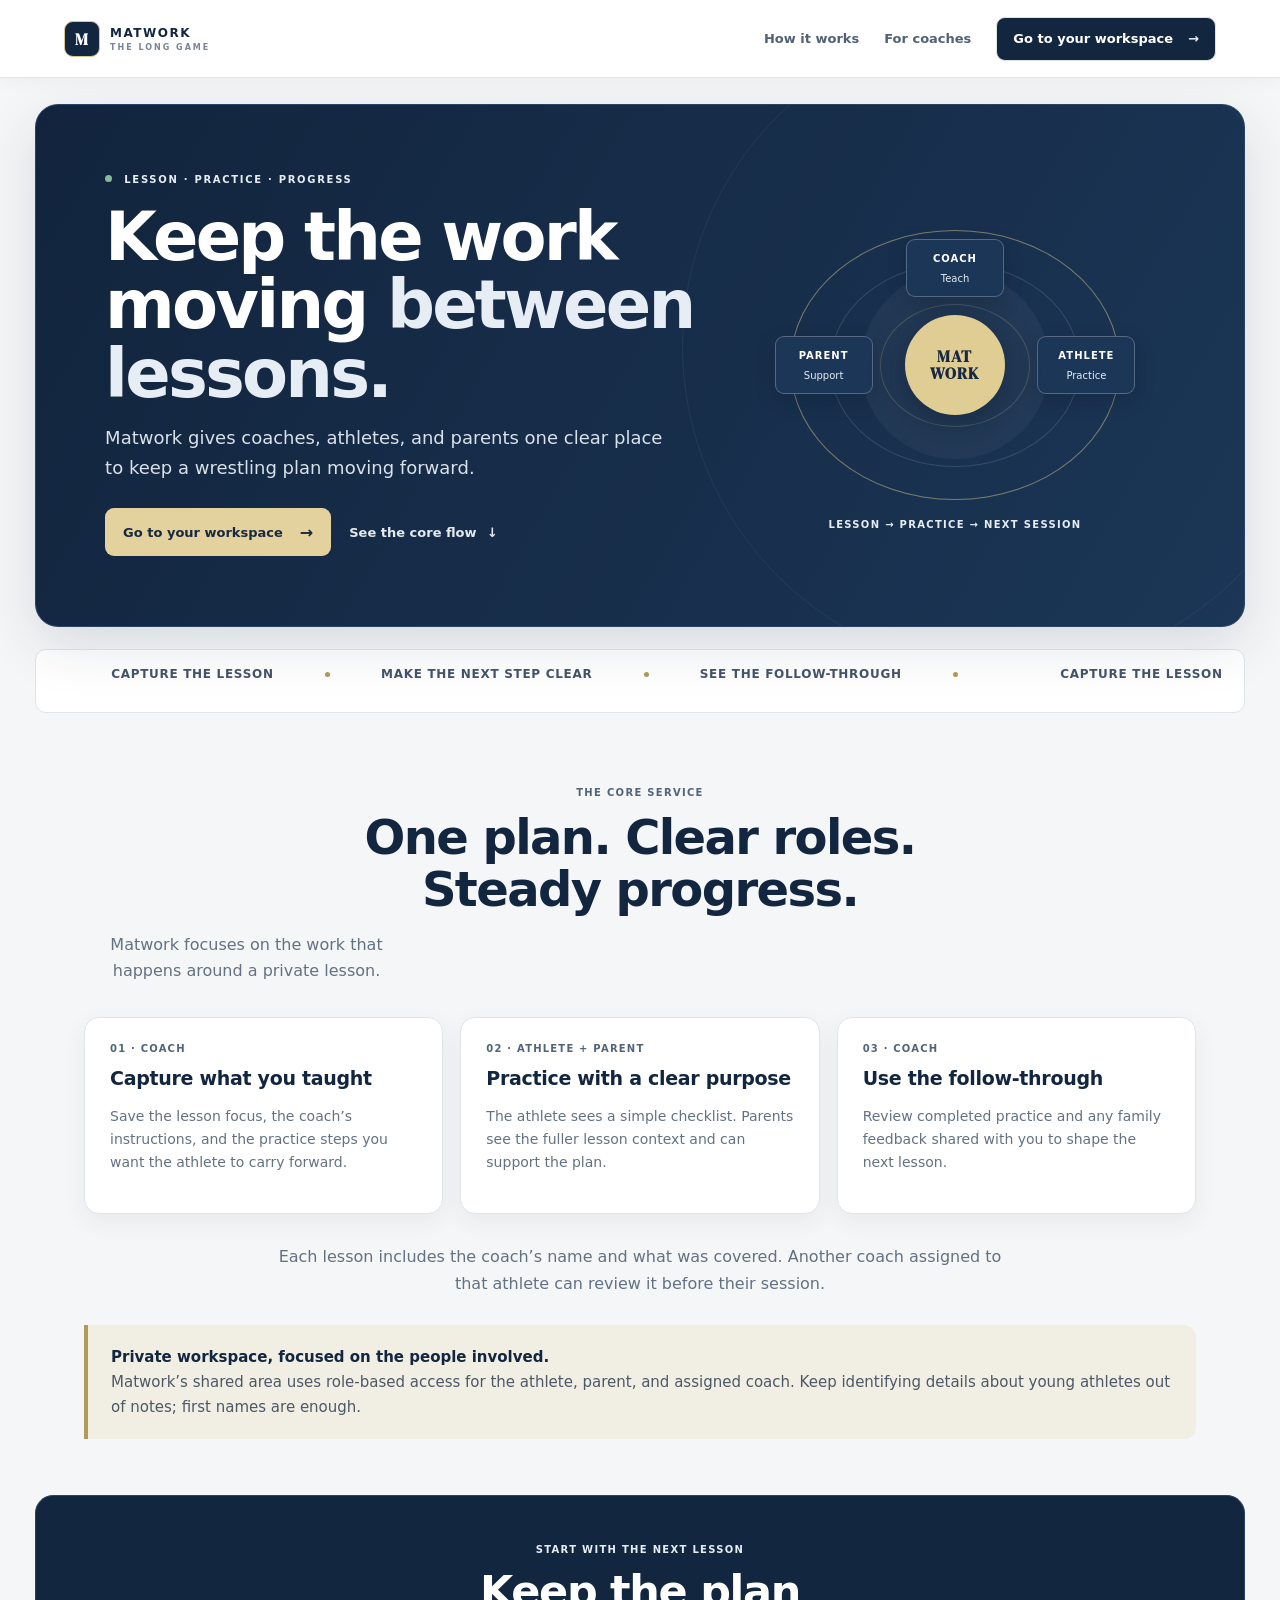
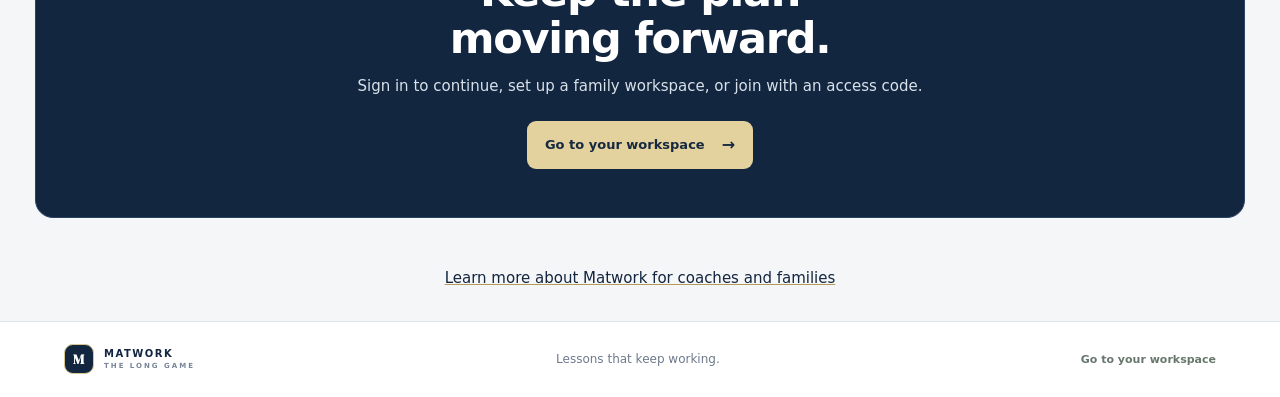
<file: index.html>
<!doctype html>
<html lang="en">
<head>
  <meta charset="utf-8">
  <meta name="viewport" content="width=device-width, initial-scale=1">
  <meta name="theme-color" content="#142321">
  <meta name="description" content="Matwork keeps wrestling lessons, at-home practice, and coach-family communication moving forward.">
  <title>Matwork — Keep the work moving</title>
  <link rel="stylesheet" href="marketing.css?v=20261017-mobile-flow1">
</head>
<body>
  <header class="site-header">
    <a class="brand" href="index.html" aria-label="Matwork home"><span class="brand-mark">M</span><span>MATWORK<small>THE LONG GAME</small></span></a>
    <nav aria-label="Main navigation"><a href="#how-it-works">How it works</a><a href="for-coaches.html">For coaches</a></nav>
    <a class="header-cta" href="shared.html">Go to your workspace <span>→</span></a>
  </header>
  <main>
    <section class="hero core-hero">
      <div class="hero-copy">
        <div class="eyebrow"><span class="pulse"></span> LESSON · PRACTICE · PROGRESS</div>
        <h1>Keep the work moving <em>between lessons.</em></h1>
        <p class="lead">Matwork gives coaches, athletes, and parents one clear place to keep a wrestling plan moving forward.</p>
        <div class="hero-actions"><a class="button button-light" href="shared.html">Go to your workspace <span>→</span></a><a class="text-link" href="#how-it-works">See the core flow <span>↓</span></a></div>
      </div>
      <div class="hero-visual" aria-label="A simple illustration of lesson, practice, and progress">
        <div class="loop-ring"><span class="loop-center">MAT<br>WORK</span><span class="loop-node node-coach">COACH<small>Teach</small></span><span class="loop-node node-wrestler">ATHLETE<small>Practice</small></span><span class="loop-node node-parent">PARENT<small>Support</small></span></div>
        <div class="visual-caption">LESSON → PRACTICE → NEXT SESSION</div>
      </div>
    </section>
    <section class="proof-strip" aria-label="Matwork core services">
      <div class="proof-track">
        <div class="proof-items"><a href="#capture-lesson">CAPTURE THE LESSON</a><i></i><a href="#athlete-next-step">MAKE THE NEXT STEP CLEAR</a><i></i><a href="#coach-follow-through">SEE THE FOLLOW-THROUGH</a><i></i></div>
        <div class="proof-items" aria-hidden="true" inert><a href="#capture-lesson" tabindex="-1">CAPTURE THE LESSON</a><i></i><a href="#athlete-next-step" tabindex="-1">MAKE THE NEXT STEP CLEAR</a><i></i><a href="#coach-follow-through" tabindex="-1">SEE THE FOLLOW-THROUGH</a><i></i></div>
      </div>
    </section>
    <section class="section" id="how-it-works">
      <div class="section-heading"><div class="eyebrow">THE CORE SERVICE</div><h2>One plan. Clear roles.<br>Steady progress.</h2><p>Matwork focuses on the work that happens around a private lesson.</p></div>
      <div class="core-loop">
        <article class="core-step" id="capture-lesson"><span class="core-num">01 · COACH</span><b>Capture what you taught</b><p>Save the lesson focus, the coach’s instructions, and the practice steps you want the athlete to carry forward.</p></article>
        <article class="core-step" id="athlete-next-step"><span class="core-num">02 · ATHLETE + PARENT</span><b>Practice with a clear purpose</b><p>The athlete sees a simple checklist. Parents see the fuller lesson context and can support the plan.</p></article>
        <article class="core-step" id="coach-follow-through"><span class="core-num">03 · COACH</span><b>Use the follow-through</b><p>Review completed practice and any family feedback shared with you to shape the next lesson.</p></article>
      </div>
      <p class="core-history-note">Each lesson includes the coach’s name and what was covered. Another coach assigned to that athlete can review it before their session.</p>
      <div class="core-privacy"><b>Private workspace, focused on the people involved.</b><br>Matwork’s shared area uses role-based access for the athlete, parent, and assigned coach. Keep identifying details about young athletes out of notes; first names are enough.</div>
    </section>
    <section class="closing-cta"><div class="eyebrow light-eyebrow">START WITH THE NEXT LESSON</div><h2>Keep the plan<br>moving forward.</h2><p>Sign in to continue, set up a family workspace, or join with an access code.</p><a class="button button-light" href="shared.html">Go to your workspace <span>→</span></a></section>
    <div class="core-bottom"><a href="for-coaches.html">Learn more about Matwork for coaches and families</a></div>
  </main>
  <footer class="site-footer"><a class="brand footer-brand" href="index.html"><span class="brand-mark">M</span><span>MATWORK<small>THE LONG GAME</small></span></a><span>Lessons that keep working.</span><a href="shared.html">Go to your workspace</a></footer>
</body>
</html>
</file>
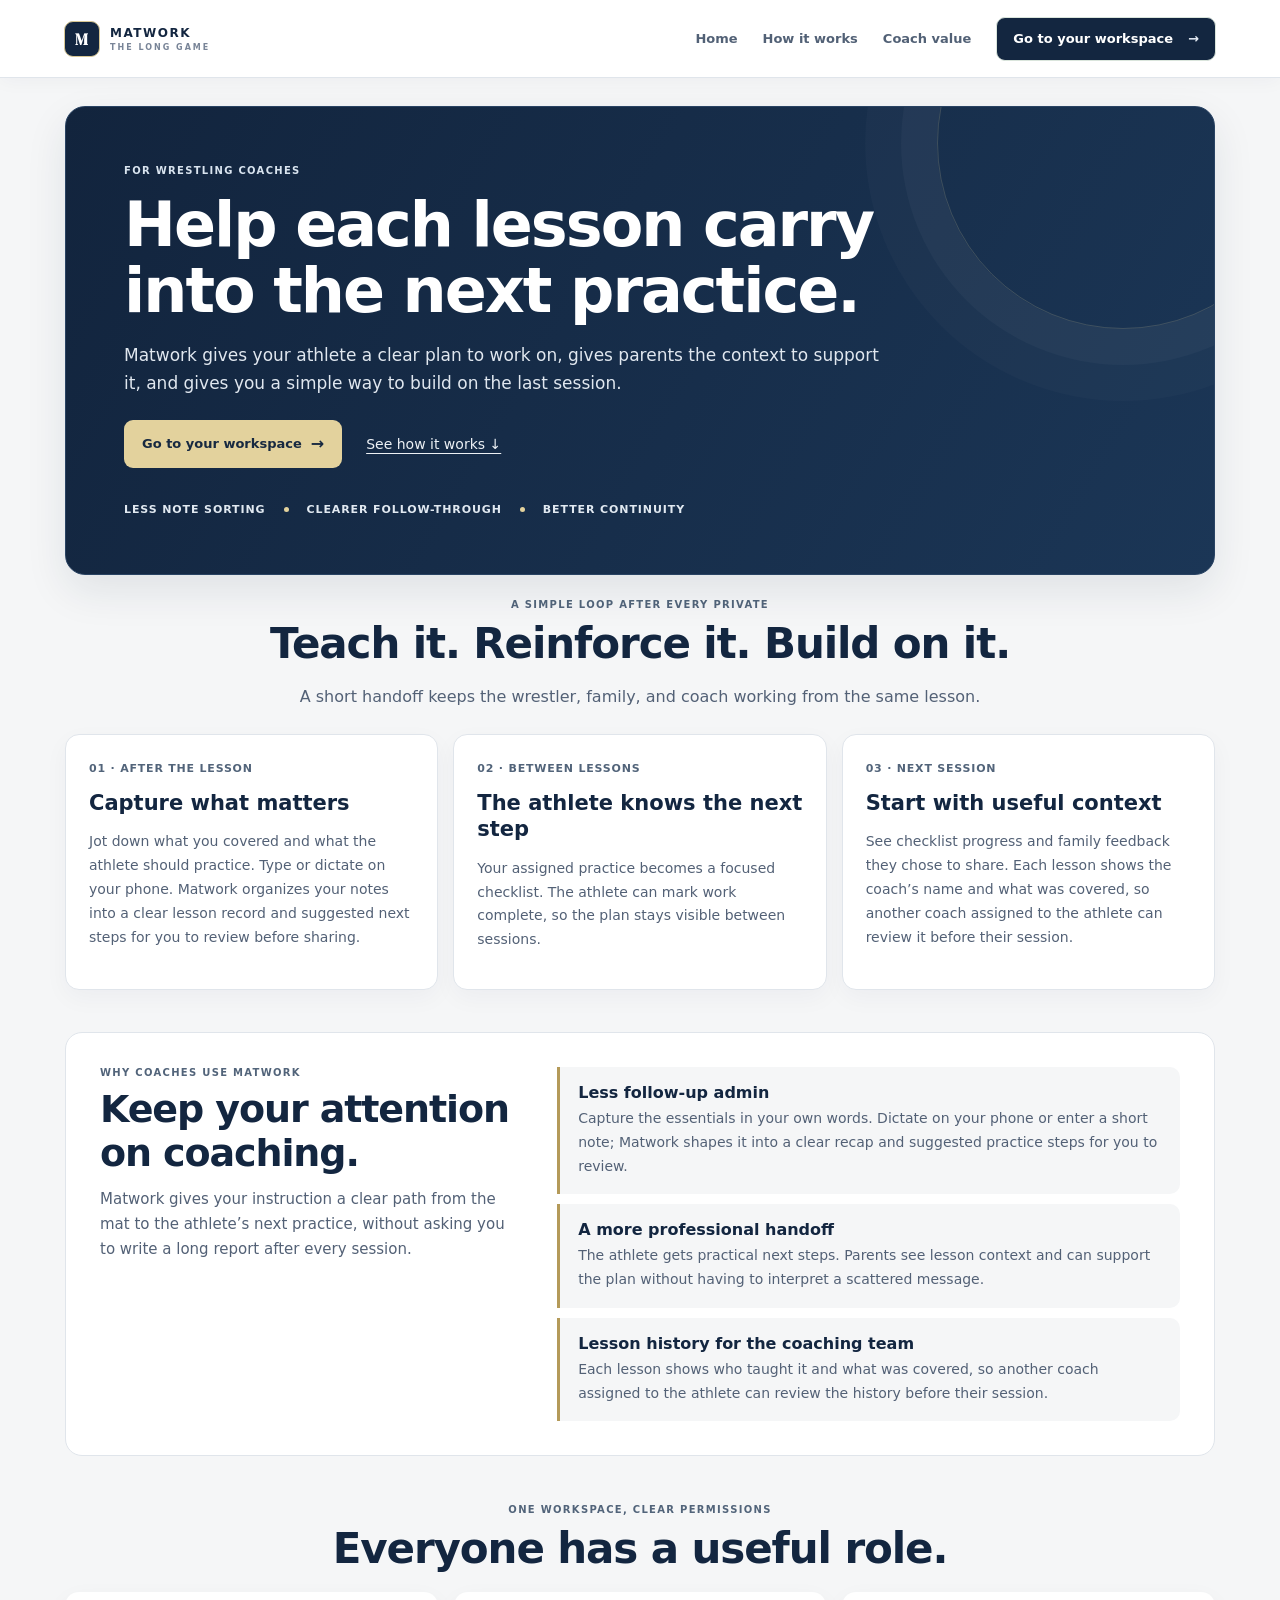
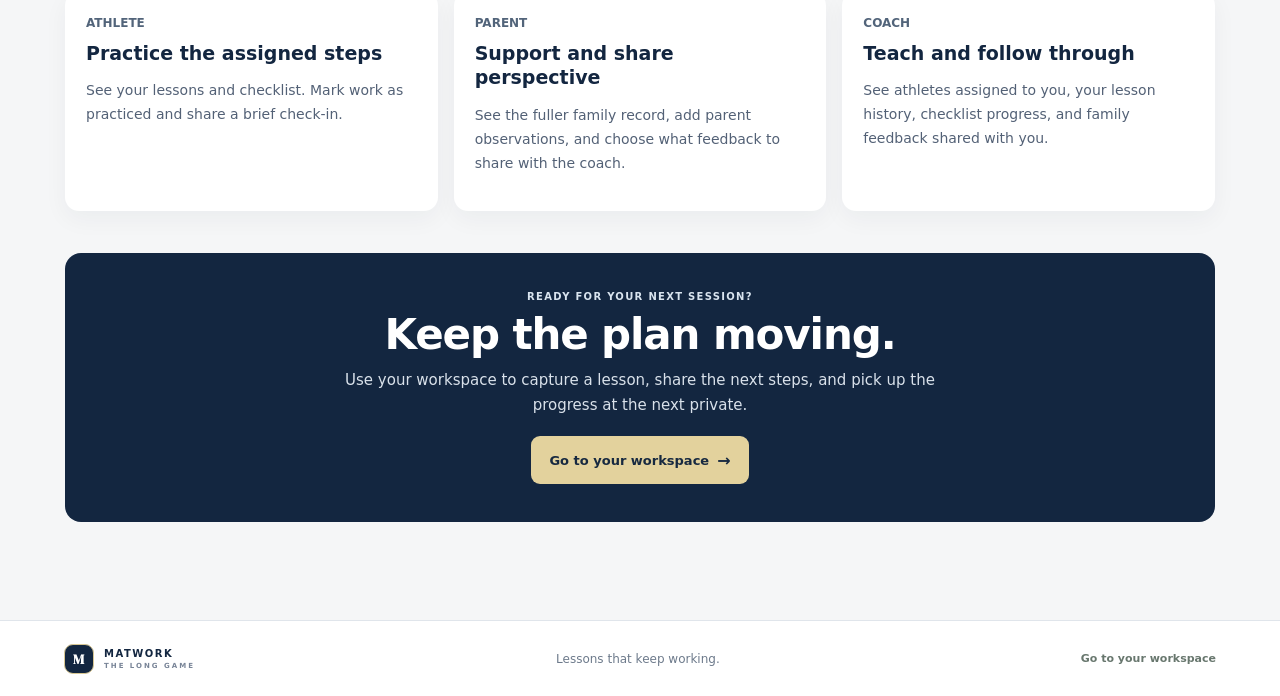
<file: for-coaches.html>
<!doctype html>
<html lang="en">
<head>
  <meta charset="utf-8">
  <meta name="viewport" content="width=device-width, initial-scale=1">
  <meta name="theme-color" content="#142321">
  <meta name="description" content="How Matwork supports coaches, athletes, and parents between wrestling lessons.">
  <title>Matwork — How it works</title>
  <link rel="stylesheet" href="marketing.css?v=20261017-mobile-flow1">
</head>
<body>
  <header class="site-header">
    <a class="brand" href="index.html" aria-label="Matwork home"><span class="brand-mark">M</span><span>MATWORK<small>THE LONG GAME</small></span></a>
    <nav aria-label="Main navigation"><a href="index.html">Home</a><a href="#how-it-works">How it works</a><a href="#coach-value">Coach value</a></nav>
    <a class="header-cta" href="shared.html">Go to your workspace <span>→</span></a>
  </header>
  <main class="simple-main coach-page">
    <section class="coach-intro">
      <div class="eyebrow">FOR WRESTLING COACHES</div>
      <h1>Help each lesson carry into the next practice.</h1>
      <p class="lead">Matwork gives your athlete a clear plan to work on, gives parents the context to support it, and gives you a simple way to build on the last session.</p>
      <div class="coach-intro-actions"><a class="button" href="shared.html">Go to your workspace <span>→</span></a><a class="coach-text-link" href="#how-it-works">See how it works ↓</a></div>
      <div class="coach-promise"><span>LESS NOTE SORTING</span><i></i><span>CLEARER FOLLOW-THROUGH</span><i></i><span>BETTER CONTINUITY</span></div>
    </section>

    <section class="coach-section" id="how-it-works">
      <div class="coach-section-heading"><div class="eyebrow">A SIMPLE LOOP AFTER EVERY PRIVATE</div><h2>Teach it. Reinforce it. Build on it.</h2><p>A short handoff keeps the wrestler, family, and coach working from the same lesson.</p></div>
      <div class="coach-steps">
        <article class="coach-step"><span>01 · AFTER THE LESSON</span><h3>Capture what matters</h3><p>Jot down what you covered and what the athlete should practice. Type or dictate on your phone. Matwork organizes your notes into a clear lesson record and suggested next steps for you to review before sharing.</p></article>
        <article class="coach-step"><span>02 · BETWEEN LESSONS</span><h3>The athlete knows the next step</h3><p>Your assigned practice becomes a focused checklist. The athlete can mark work complete, so the plan stays visible between sessions.</p></article>
        <article class="coach-step"><span>03 · NEXT SESSION</span><h3>Start with useful context</h3><p>See checklist progress and family feedback they chose to share. Each lesson shows the coach’s name and what was covered, so another coach assigned to the athlete can review it before their session.</p></article>
      </div>
    </section>

    <section class="coach-value-section" id="coach-value">
      <div><div class="eyebrow">WHY COACHES USE MATWORK</div><h2>Keep your attention on coaching.</h2><p class="coach-value-intro">Matwork gives your instruction a clear path from the mat to the athlete’s next practice, without asking you to write a long report after every session.</p></div>
      <div class="coach-benefits">
        <article><b>Less follow-up admin</b><p>Capture the essentials in your own words. Dictate on your phone or enter a short note; Matwork shapes it into a clear recap and suggested practice steps for you to review.</p></article>
        <article><b>A more professional handoff</b><p>The athlete gets practical next steps. Parents see lesson context and can support the plan without having to interpret a scattered message.</p></article>
        <article><b>Lesson history for the coaching team</b><p>Each lesson shows who taught it and what was covered, so another coach assigned to the athlete can review the history before their session.</p></article>
      </div>
    </section>

    <section class="coach-roles" aria-label="Who sees what">
      <div class="coach-section-heading"><div class="eyebrow">ONE WORKSPACE, CLEAR PERMISSIONS</div><h2>Everyone has a useful role.</h2></div>
      <div class="simple-grid" id="roles">
        <article class="simple-card"><small>ATHLETE</small><h3>Practice the assigned steps</h3><p>See your lessons and checklist. Mark work as practiced and share a brief check-in.</p></article>
        <article class="simple-card"><small>PARENT</small><h3>Support and share perspective</h3><p>See the fuller family record, add parent observations, and choose what feedback to share with the coach.</p></article>
        <article class="simple-card"><small>COACH</small><h3>Teach and follow through</h3><p>See athletes assigned to you, your lesson history, checklist progress, and family feedback shared with you.</p></article>
      </div>
    </section>

    <section class="coach-closing"><div class="eyebrow">READY FOR YOUR NEXT SESSION?</div><h2>Keep the plan moving.</h2><p>Use your workspace to capture a lesson, share the next steps, and pick up the progress at the next private.</p><a class="button" href="shared.html">Go to your workspace <span>→</span></a></section>
  </main>
  <footer class="site-footer"><a class="brand footer-brand" href="index.html"><span class="brand-mark">M</span><span>MATWORK<small>THE LONG GAME</small></span></a><span>Lessons that keep working.</span><a href="shared.html">Go to your workspace</a></footer>
</body>
</html>
</file>
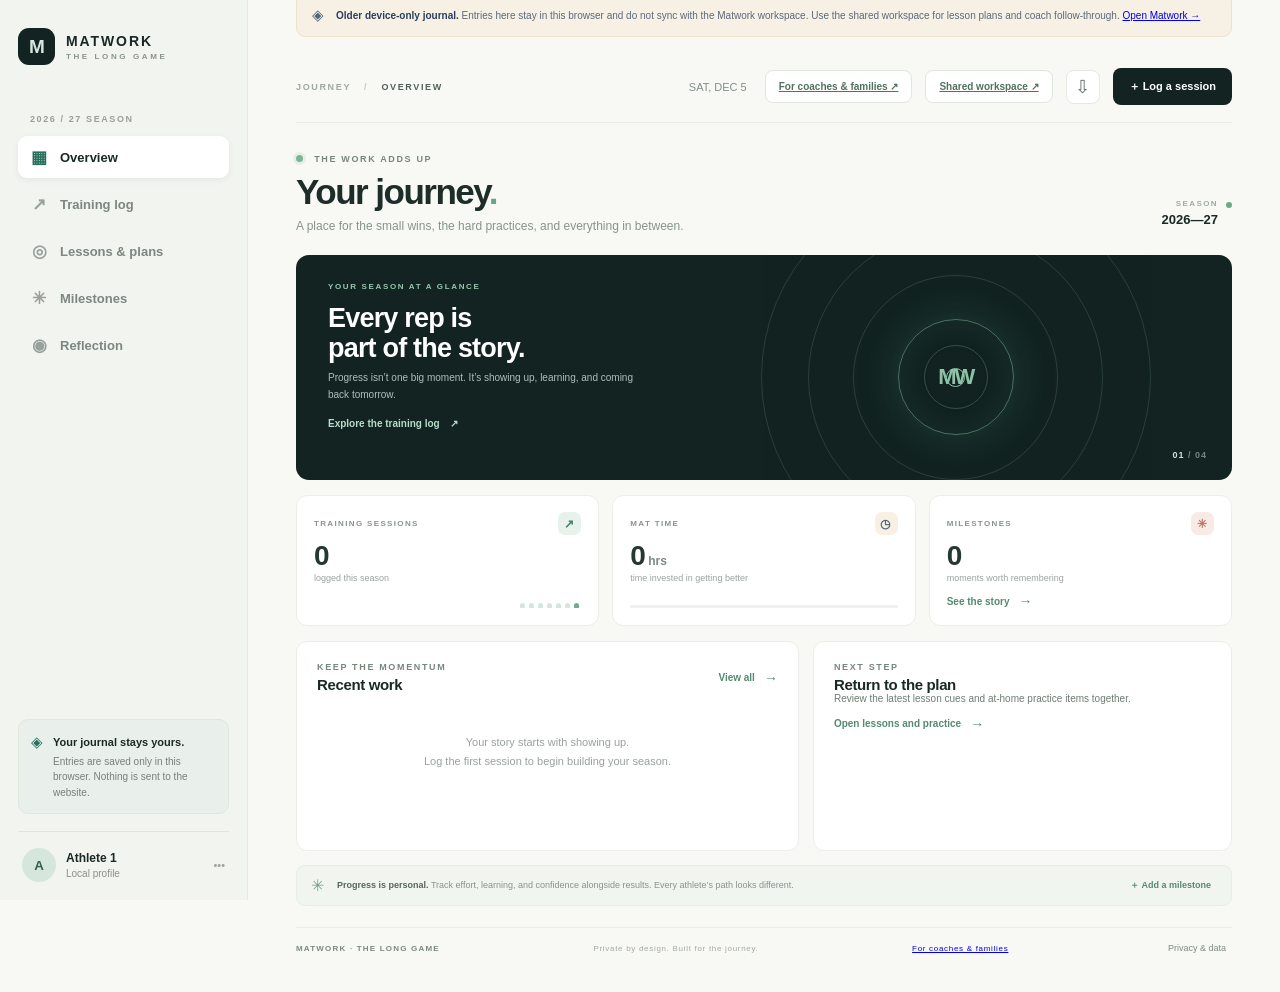
<file: journal.html>
<!doctype html>
<html lang="en">
<head>
  <meta charset="utf-8">
  <meta name="viewport" content="width=device-width, initial-scale=1">
  <meta name="theme-color" content="#101c1c">
  <meta name="description" content="A private, thoughtful tracker for the work behind wrestling progress.">
  <title>Matwork — Legacy device journal</title>
  <link rel="stylesheet" href="styles.css?v=20261018-no-gold-text1">
  <style>.quote-author a{color:#a4ccb4;text-decoration:underline;text-underline-offset:2px}.import-label{display:block;font-size:8px;font-weight:700;letter-spacing:1.3px;color:#87948b;margin:15px 0 7px}.dialog form input[type=file]{font-size:10px;padding:8px}.text-button{border:0;background:transparent;color:#78857d;font:600 10px var(--sans);cursor:pointer}@media(max-width:760px){.stats-grid .stat-card:nth-child(3){height:124px}.top-actions a[href="for-coaches.html"]{display:none}}.mindset-layout{grid-template-columns:minmax(0,1fr);max-width:760px}
</style>
</head>
<body>
  <div class="app-shell">
    <aside class="sidebar">
      <a class="brand" href="#home" aria-label="Matwork home"><span class="brand-mark">M</span><span>MATWORK<small>THE LONG GAME</small></span></a>
      <div class="season-label">2026 / 27 SEASON</div>
      <nav aria-label="Main navigation">
        <a class="nav-link active" href="#home" data-view="home"><span>▦</span> Overview</a>
        <a class="nav-link" href="#training" data-view="training"><span>↗</span> Training log</a>
        <a class="nav-link" href="#lessons" data-view="lessons"><span>◎</span> Lessons & plans</a>
        <a class="nav-link" href="#milestones" data-view="milestones"><span>✳</span> Milestones</a>
        <a class="nav-link" href="#mindset" data-view="mindset"><span>◉</span> Reflection</a>
      </nav>
      <div class="sidebar-bottom">
        <div class="privacy-card"><span class="lock">◈</span><div><b>Your journal stays yours.</b><p>Entries are saved only in this browser. Nothing is sent to the website.</p></div></div>
        <button class="profile-chip" id="name-button" title="Manage athlete profiles stored in this browser"><span class="avatar" id="profile-avatar">A</span><span><b id="profile-name">Athlete 1</b><small>Local profile</small></span><span class="dots">•••</span></button>
      </div>
    </aside>

    <main class="main-content">
      <div class="local-draft-note"><span>◈</span><p><b>Older device-only journal.</b> Entries here stay in this browser and do not sync with the Matwork workspace. Use the shared workspace for lesson plans and coach follow-through. <a href="shared.html">Open Matwork →</a></p></div>
      <header class="topbar"><div class="breadcrumbs">JOURNEY <span>/</span> <b id="crumb">OVERVIEW</b></div><div class="top-actions"><span class="today" id="today"></span><a class="secondary-btn" href="for-coaches.html">For coaches & families ↗</a><a class="secondary-btn" href="shared.html">Shared workspace ↗</a><button class="icon-btn" id="export-button" title="Download a backup" aria-label="Download a backup">⇩</button><button class="primary-btn" id="quick-add">＋ Log a session</button></div></header>
      <section class="view active" id="view-home">
        <div class="welcome-row"><div><div class="eyebrow"><span class="pulse"></span> THE WORK ADDS UP</div><h1>Your journey<span class="period">.</span></h1><p class="subhead">A place for the small wins, the hard practices, and everything in between.</p></div><div class="season-pill"><span>SEASON</span><b>2026—27</b><span class="season-dot"></span></div></div>
        <div class="hero-card"><div class="hero-copy"><div class="eyebrow light">YOUR SEASON AT A GLANCE</div><h2>Every rep is<br>part of the story.</h2><p>Progress isn’t one big moment. It’s showing up, learning, and coming back tomorrow.</p><button class="hero-link" data-go="training">Explore the training log <span>↗</span></button></div><div class="hero-art" aria-hidden="true"><div class="orbit orbit-one"></div><div class="orbit orbit-two"></div><div class="orbit orbit-three"></div><div class="mat-center"><span>MW</span></div><div class="art-label label-top">SHOW UP</div><div class="art-label label-bottom">GET BETTER</div></div><div class="hero-index">01 <span>/ 04</span></div></div>
        <div class="stats-grid"><article class="stat-card"><div class="stat-head">TRAINING SESSIONS <span class="stat-icon teal">↗</span></div><div class="stat-value" id="stat-sessions">0</div><div class="stat-foot">logged this season</div><div class="mini-bars" id="session-bars" aria-label="Recent weekly training volume"></div></article><article class="stat-card"><div class="stat-head">MAT TIME <span class="stat-icon gold">◷</span></div><div class="stat-value"><span id="stat-hours">0</span><small> hrs</small></div><div class="stat-foot">time invested in getting better</div><div class="stat-line"><span id="hours-line"></span></div></article><article class="stat-card"><div class="stat-head">MILESTONES <span class="stat-icon coral">✳</span></div><div class="stat-value" id="stat-milestones">0</div><div class="stat-foot">moments worth remembering</div><a href="#milestones" class="text-link" data-go="milestones">See the story <span>→</span></a></article></div>
        <div class="content-grid"><section class="panel recent-panel"><div class="panel-heading"><div><div class="eyebrow">KEEP THE MOMENTUM</div><h3>Recent work</h3></div><a href="#training" data-go="training" class="text-link">View all <span>→</span></a></div><div id="recent-list" class="entry-list"></div></section><section class="panel focus-panel"><div class="panel-heading"><div><div class="eyebrow">NEXT STEP</div><h3>Return to the plan</h3></div></div><p class="journal-prompt">Review the latest lesson cues and at-home practice items together.</p><a href="#lessons" data-go="lessons" class="text-link">Open lessons and practice <span>→</span></a></section></div>
        <div class="bottom-note"><span>✳</span><p><b>Progress is personal.</b> Track effort, learning, and confidence alongside results. Every athlete’s path looks different.</p><button id="add-milestone-shortcut">＋ Add a milestone</button></div>
      </section>

      <section class="view" id="view-training"><div class="page-heading"><div><div class="eyebrow">CONSISTENCY BUILDS CONFIDENCE</div><h1>Training log<span class="period">.</span></h1><p class="subhead">Capture the work, not just the score.</p></div><button class="primary-btn" id="add-training">＋ Log a session</button></div><div class="filter-row"><button class="filter active" data-filter="all">All sessions</button><button class="filter" data-filter="wrestling">Wrestling</button><button class="filter" data-filter="strength">Strength</button><button class="filter" data-filter="recovery">Recovery</button></div><div class="panel training-panel"><div id="training-list" class="entry-list"></div></div></section>
      <section class="view" id="view-lessons"><div class="page-heading"><div><div class="eyebrow">LEARN IT · REINFORCE IT</div><h1>Lessons & plans<span class="period">.</span></h1><p class="subhead">Keep coach instruction, family recommendations, and practice follow-through distinct.</p></div><div class="lesson-actions"><button class="secondary-btn" id="add-practice-item">＋ Add checklist item</button><button class="primary-btn" id="add-lesson">＋ Add a lesson</button></div></div><div class="local-draft-note"><span>◈</span><p><b>Local draft on this device.</b> Nothing is shared with a coach yet. Anyone using this browser can see its records; role-specific access is not set up.</p></div><div class="lesson-grid"><section class="panel lesson-panel"><div class="panel-heading"><div><div class="eyebrow">BUILD ON EACH SESSION</div><h3>Lesson history</h3></div></div><div id="lesson-list" class="lesson-list"></div></section><section class="panel checklist-panel"><div class="panel-heading"><div><div class="eyebrow">SMALL REPS, BIG DIFFERENCE</div><h3>At-home practice checklist</h3></div></div><p class="checklist-intro">Practice items show who suggested them. Complete a task after practicing it.</p><div id="practice-list" class="practice-list"></div></section></div></section>
      <section class="view" id="view-milestones"><div class="page-heading"><div><div class="eyebrow">NOTICE HOW FAR YOU’VE COME</div><h1>Milestones<span class="period">.</span></h1><p class="subhead">Big breakthroughs and the quiet wins that led there.</p></div><button class="primary-btn" id="add-milestone">＋ Add a milestone</button></div><div class="milestone-intro"><span class="milestone-star">✳</span><p>Growth shows up in many ways: a new skill, a brave first, a stronger response after a tough match. They all belong here.</p></div><div id="milestone-list" class="milestone-grid"></div></section>
      <section class="view" id="view-mindset"><div class="page-heading"><div><div class="eyebrow">THE MIND TRAINS TOO</div><h1>Athlete journal<span class="period">.</span></h1><p class="subhead">Reflect, reset, and keep building belief.</p></div></div><div class="mindset-layout"><div class="panel reflection-panel"><div class="eyebrow">A QUIET MINUTE</div><h3>Reflection</h3><p>There’s no perfect answer. A few honest words are enough.</p><form id="reflection-form"><label for="reflection-date">DATE</label><input type="date" id="reflection-date" required><label for="reflection-text">TODAY I’M THINKING ABOUT…</label><textarea id="reflection-text" placeholder="A win, a lesson, something to work on, or something you’re proud of…" rows="6" required></textarea><label for="mood-select">HOW DID IT FEEL?</label><select id="mood-select"><option>Focused</option><option>Confident</option><option>Challenged</option><option>Ready to reset</option><option>Proud</option></select><button class="primary-btn" type="submit">Save reflection <span>→</span></button></form><div id="reflection-list" class="reflection-list"></div></div></div></section>
      <footer class="footer"><span>MATWORK <i>·</i> THE LONG GAME</span><span>Private by design. Built for the journey.</span><a href="for-coaches.html">For coaches & families</a><button id="privacy-info">Privacy & data</button></footer>
    </main>
  </div>

  <dialog class="dialog" id="entry-dialog"><form method="dialog" id="entry-form"><div class="dialog-top"><div><div class="eyebrow">CAPTURE THE WORK</div><h2 id="dialog-title">Log a session</h2></div><button class="close-btn" value="cancel" aria-label="Close">×</button></div><label for="entry-type">SESSION TYPE</label><select id="entry-type"><option value="Wrestling">Wrestling practice</option><option value="Private lesson">Private lesson</option><option value="Strength">Strength training</option><option value="Conditioning">Conditioning</option><option value="Recovery">Recovery / mobility</option><option value="Competition">Competition</option></select><div class="form-row"><div><label for="entry-date">DATE</label><input id="entry-date" type="date" required></div><div><label for="entry-duration">MINUTES</label><input id="entry-duration" type="number" min="0" max="600" placeholder="60"></div></div><label for="entry-focus">FOCUS OR SKILL</label><input id="entry-focus" maxlength="80" placeholder="e.g. single-leg finishes, stance & motion"><label for="entry-note">NOTES <span class="optional">OPTIONAL</span></label><textarea id="entry-note" maxlength="280" rows="3" placeholder="What went well? What’s one thing to keep working on?"></textarea><button class="primary-btn full-btn" type="submit">Save to journal <span>→</span></button></form></dialog>
  <dialog class="dialog" id="milestone-dialog"><form method="dialog" id="milestone-form"><div class="dialog-top"><div><div class="eyebrow">MARK THE MOMENT</div><h2>Add a milestone</h2></div><button class="close-btn" value="cancel" aria-label="Close">×</button></div><label for="milestone-title">MILESTONE</label><input id="milestone-title" maxlength="90" placeholder="A first, a breakthrough, a proud moment" required><label for="milestone-date">DATE</label><input id="milestone-date" type="date" required><label for="milestone-category">KIND OF WIN</label><select id="milestone-category"><option>Skill breakthrough</option><option>Competition</option><option>Consistency</option><option>Mindset</option><option>Personal best</option><option>Other</option></select><label for="milestone-note">WHY IT MATTERS <span class="optional">OPTIONAL</span></label><textarea id="milestone-note" maxlength="220" rows="3" placeholder="What did it take to get here?"></textarea><button class="primary-btn full-btn" type="submit">Save milestone <span>→</span></button></form></dialog>
  <dialog class="dialog" id="lesson-dialog"><form method="dialog" id="lesson-form"><div class="dialog-top"><div><div class="eyebrow">PRESERVE THE INSTRUCTION</div><h2>Add a lesson</h2></div><button class="close-btn" value="cancel" aria-label="Close">×</button></div><label for="lesson-title">LESSON FOCUS</label><input id="lesson-title" maxlength="90" placeholder="e.g. Stance and motion foundations" required><div class="form-row"><div><label for="lesson-date">DATE</label><input id="lesson-date" type="date" required></div><div><label for="lesson-coach">INSTRUCTOR <span class="optional">OPTIONAL</span></label><input id="lesson-coach" maxlength="40" placeholder="First name or coach label"></div></div><label for="lesson-cues">COACH'S ACTUAL CUES</label><textarea id="lesson-cues" maxlength="1400" rows="4" placeholder="Record what the coach actually said or assigned."></textarea><label for="lesson-priorities">DEVELOPMENT PRIORITIES</label><textarea id="lesson-priorities" maxlength="1000" rows="3" placeholder="Areas to reinforce, as observed or recorded."></textarea><label for="lesson-parent-notes">PARENT SUMMARY <span class="optional">OPTIONAL</span></label><textarea id="lesson-parent-notes" maxlength="1000" rows="3" placeholder="Parent-facing summary or interpretation; clearly separate it from coach instruction."></textarea><button class="primary-btn full-btn" type="submit">Save lesson</button></form></dialog>
  <dialog class="dialog" id="practice-dialog"><form method="dialog" id="practice-form"><div class="dialog-top"><div><div class="eyebrow">FOLLOW THROUGH</div><h2>Add a checklist item</h2></div><button class="close-btn" value="cancel" aria-label="Close">×</button></div><label for="practice-title">PRACTICE ITEM</label><input id="practice-title" maxlength="100" placeholder="e.g. Small-circle motion" required><label for="practice-details">STEPS OR COACHING CUES</label><textarea id="practice-details" maxlength="600" rows="3" placeholder="Short steps, sets, reps, or quality reminders."></textarea><div class="form-row"><div><label for="practice-source">SUGGESTED BY</label><select id="practice-source"><option value="Coach assignment">Coach assignment</option><option value="Parent recommendation">Parent recommendation</option></select></div><div><label for="practice-audience">FOR</label><select id="practice-audience"><option value="Athlete">Athlete</option><option value="Parent">Parent</option></select></div></div><label for="practice-lesson">RELATED LESSON <span class="optional">OPTIONAL</span></label><select id="practice-lesson"><option value="">No lesson selected</option></select><button class="primary-btn full-btn" type="submit">Add to checklist</button></form></dialog>
  <dialog class="dialog" id="info-dialog"><form method="dialog"><div class="dialog-top"><div><div class="eyebrow">PRIVATE BY DESIGN</div><h2>Your data, your device.</h2></div><button class="close-btn" value="cancel" aria-label="Close">×</button></div><p class="privacy-copy">Journal entries are saved in this browser only. They are not uploaded to GitHub Pages, a server, or anyone else. Use <b>Download a backup</b> to save a copy. Import a backup below if you change browsers.</p><p class="privacy-copy"><b>Anyone using this browser can view its profiles and entries.</b> The current local version does not enforce separate parent, athlete, or coach access.</p><p class="privacy-copy">This website’s source is published online, so keep family names, school names, locations, schedules, and other identifying details out of entries. First names are okay.</p><label class="import-label" for="import-file">RESTORE FROM A MATWORK BACKUP</label><input id="import-file" type="file" accept="application/json,.json"><button class="primary-btn full-btn" id="import-button" type="button">Import backup</button><button class="text-button full-btn" value="cancel">Close</button></form></dialog>
  <dialog class="dialog" id="profiles-dialog"><form method="dialog"><div class="dialog-top"><div><div class="eyebrow">YOUR ATHLETES</div><h2>Choose a profile</h2></div><button class="close-btn" value="cancel" aria-label="Close">×</button></div><p class="privacy-copy">Each profile has its own training log, milestones, and reflections. Profiles stay in this browser and are not shared with other visitors.</p><div id="profile-list" class="profile-list"></div><div class="profile-add"><label for="new-profile-name">ADD AN ATHLETE <span class="optional">FIRST NAME OPTIONAL</span></label><div class="profile-add-row"><input id="new-profile-name" maxlength="30" placeholder="Optional first name"><button class="primary-btn" type="button" id="create-profile">＋ Add profile</button></div></div><button class="text-button full-btn" value="cancel">Close</button></form></dialog>
  <div class="toast" id="toast" role="status" aria-live="polite"></div>
  <script src="app.js?v=20261017-legacy1"></script>
</body>
</html>
</file>
<file: marketing.css>
@import url('https://fonts.googleapis.com/css2?family=DM+Sans:wght@400;500;600;700&family=DM+Serif+Display&display=swap');
:root{--ink:#142321;--forest:#315647;--green:#5a8a6a;--mint:#a4ccb4;--line:#e5ebe4;--muted:#76837b;--paper:#f7f8f4;--white:#fff;--gold:#c1a067;--sans:'DM Sans',Inter,ui-sans-serif,system-ui,-apple-system,'Segoe UI',sans-serif;--display:'DM Serif Display',Georgia,'Times New Roman',serif}
*{box-sizing:border-box}html{scroll-behavior:smooth}body{margin:0;background:var(--paper);color:var(--ink);font-family:var(--sans);font-size:15px;-webkit-font-smoothing:antialiased}.site-header{height:78px;padding:0 max(28px,calc((100vw - 1160px)/2));display:flex;align-items:center;justify-content:space-between;background:#fff;border-bottom:1px solid var(--line);gap:25px}.brand{display:flex;align-items:center;gap:10px;color:var(--ink);text-decoration:none;font-size:12px;font-weight:800;letter-spacing:1.8px;white-space:nowrap}.brand-mark{display:grid;place-items:center;width:36px;height:36px;border-radius:10px;background:var(--ink);color:#fff;font:700 16px var(--display)}.brand small{display:block;margin-top:3px;color:#8c9991;font-size:8px;letter-spacing:2px}.site-header nav{display:flex;gap:28px;margin-left:auto}.site-header nav a,.site-footer>a:not(.brand){color:#68776e;text-decoration:none;font-size:11px;font-weight:600}.site-header nav a:hover,.site-footer>a:hover{text-decoration:underline;text-underline-offset:4px}.header-cta{padding:11px 15px;border:1px solid #dae5dc;border-radius:8px;color:var(--forest);text-decoration:none;font-size:11px;font-weight:700;white-space:nowrap}.header-cta span{margin-left:7px}.hero{position:relative;overflow:hidden;display:grid;grid-template-columns:1.05fr .95fr;align-items:center;gap:45px;min-height:480px;padding:75px max(28px,calc((100vw - 1160px)/2));background:#142321;color:white}.hero:after{content:"";position:absolute;width:650px;height:650px;border:1px solid #ffffff0e;border-radius:50%;right:-90px;top:-85px;pointer-events:none}.hero-copy,.hero-visual{position:relative;z-index:1}.eyebrow{font-size:9px;font-weight:700;letter-spacing:1.7px;color:#73957f}.light-eyebrow{color:#9fc7ad}.pulse{display:inline-block;width:7px;height:7px;border-radius:100%;background:#8ab99a;margin-right:7px;vertical-align:1px}.hero h1{font:400 clamp(45px,6vw,72px)/1.03 var(--display);letter-spacing:-1.5px;margin:19px 0 18px}.hero h1 em{color:#9ac4a7;font-style:normal}.lead{max-width:525px;font-size:15px;line-height:1.75;color:#c2cec6;margin:0}.hero-actions{display:flex;align-items:center;gap:23px;margin-top:28px}.button{display:inline-flex;align-items:center;gap:17px;text-decoration:none;font-size:11px;font-weight:700;border-radius:8px;padding:14px 17px}.button-light{background:#fff;color:var(--ink)}.button span{font-size:16px}.text-link{font-size:11px;font-weight:650;color:#b7c8bd;text-decoration:none}.text-link span{margin-left:6px}.text-link:hover{text-decoration:underline;text-underline-offset:4px}.early-note{color:#82958a;font-size:9px;letter-spacing:.3px;margin-top:20px}.hero-visual{height:330px;display:grid;place-items:center}.loop-ring{position:relative;width:270px;height:270px;border:1px solid #ffffff30;border-radius:50%;display:grid;place-items:center}.loop-ring:before,.loop-ring:after{content:"";position:absolute;inset:22px;border:1px solid #ffffff25;border-radius:50%}.loop-ring:after{inset:58px;border-style:dashed;border-color:#ffffff22}.loop-center{display:grid;place-items:center;text-align:center;position:relative;z-index:2;width:87px;height:87px;border-radius:50%;background:#24483b;color:#c9dfd0;font:18px/1.05 var(--display);letter-spacing:1px}.loop-node{position:absolute;display:grid;gap:3px;place-items:center;width:92px;height:58px;border:1px solid #ffffff35;border-radius:9px;background:#1a302b;color:#d9e5dd;font-size:8px;font-weight:700;letter-spacing:1px}.loop-node small{color:#93ac9b;font-size:9px;font-weight:400;letter-spacing:0}.node-coach{top:-13px;left:calc(50% - 46px)}.node-wrestler{right:-37px;top:calc(50% - 29px)}.node-parent{left:-37px;top:calc(50% - 29px)}.visual-caption{position:absolute;bottom:0;color:#8ba497;font-size:8px;letter-spacing:1.5px}.proof-strip{min-height:64px;display:flex;align-items:center;justify-content:center;gap:28px;padding:12px 20px;background:#fff;border-bottom:1px solid var(--line);color:#839087;font-size:8px;font-weight:700;letter-spacing:1.5px}.proof-strip i{width:4px;height:4px;border-radius:50%;background:#b9c9bc}.section{max-width:1160px;margin:0 auto;padding:90px 30px}.intro-section{display:grid;grid-template-columns:.65fr 1.35fr;gap:55px;align-items:start}.section-heading h2,.coach-value h2,.privacy-section h2,.closing-cta h2{font:400 38px/1.12 var(--display);letter-spacing:-.5px;margin:13px 0}.section-heading>p{max-width:325px;color:var(--muted);font-size:12px;line-height:1.75}.role-cards{display:grid;grid-template-columns:repeat(3,1fr);gap:12px}.role-card{position:relative;min-height:233px;padding:19px 17px;background:#fff;border:1px solid var(--line);border-radius:11px}.role-number{font-size:8px;color:#9aa59e;font-weight:700;letter-spacing:1px}.role-icon{display:grid;place-items:center;width:37px;height:37px;margin:20px 0 13px;border-radius:10px;background:#eef4ee;color:var(--forest);font-size:18px}.parent-card .role-icon{background:#f7f1e5;color:#a18047}.coach-card .role-icon{background:#edf2f3;color:#577580}.role-card h3{font:400 18px/1.25 var(--display);margin:0 0 9px}.role-card p{font-size:10px;line-height:1.7;color:#7d8981;margin:0}.role-foot{position:absolute;bottom:17px;left:17px;color:#9aa69f;font-size:7px;font-weight:700;letter-spacing:1px}.loop-section{max-width:none;padding:76px max(30px,calc((100vw - 1160px)/2));background:#eaf0e9;display:grid;grid-template-columns:.8fr 1.2fr;gap:65px}.loop-heading h2{font:400 42px/1.08 var(--display);margin:14px 0}.loop-heading p{max-width:320px;color:#758279;font-size:11px;line-height:1.75}.steps{list-style:none;margin:0;padding:0;display:grid;gap:0}.steps li{display:flex;gap:17px;padding:14px 0;border-bottom:1px solid #d9e2d8}.steps li:first-child{padding-top:0}.steps li:last-child{border:0}.steps li>span{display:grid;place-items:center;flex:0 0 27px;height:27px;border-radius:50%;background:#315647;color:white;font:13px var(--display)}.steps b{font-size:11px;color:#35483d}.steps p{max-width:580px;margin:5px 0 0;color:#7a877e;font-size:10px;line-height:1.7}.coach-value{display:grid;grid-template-columns:.85fr 1.15fr;gap:85px;align-items:center}.coach-value h2{margin-bottom:0}.value-copy p{font-size:11px;line-height:1.85;color:#748178;margin:0 0 13px}.dark-link{display:inline-block;margin-top:5px;color:#426d52}.privacy-section{display:flex;align-items:flex-start;gap:22px;padding:50px max(30px,calc((100vw - 1160px)/2));background:#fff;border-top:1px solid var(--line)}.privacy-mark{display:grid;place-items:center;flex:0 0 38px;height:38px;border-radius:10px;background:#eef4ee;color:#548066;font-size:19px}.privacy-section h2{font-size:28px;margin:9px 0}.privacy-section p{max-width:670px;color:#78857d;font-size:10px;line-height:1.8;margin:0}.closing-cta{padding:74px 25px;text-align:center;background:#142321;color:#fff}.closing-cta h2{font-size:43px;margin:13px 0}.closing-cta p{max-width:480px;margin:0 auto 22px;color:#aabbb0;font-size:11px;line-height:1.7}.site-footer{min-height:80px;display:flex;align-items:center;justify-content:space-between;gap:20px;padding:18px max(28px,calc((100vw - 1160px)/2));background:#fff;color:#9aa49d;font-size:9px}.footer-brand .brand-mark{width:30px;height:30px;font-size:14px}.footer-brand{font-size:10px}.footer-brand small{font-size:7px}
@media(max-width:900px){.site-header{padding:0 22px}.hero{padding:62px 30px;gap:15px}.section{padding:70px 25px}.intro-section{grid-template-columns:1fr;gap:27px}.section-heading>p{max-width:520px}.loop-section{padding:65px 28px;gap:35px}.coach-value{gap:45px}.privacy-section{padding:40px 28px}.site-footer{padding:18px 24px}}
@media(max-width:650px){.site-header{height:66px;padding:0 15px;gap:10px}.brand{font-size:10px;gap:7px}.brand-mark{width:31px;height:31px}.brand small{font-size:7px}.site-header nav{display:none}.header-cta{font-size:9px;padding:9px}.hero{grid-template-columns:1fr;padding:54px 22px 35px;gap:5px}.hero h1{font-size:49px}.lead{font-size:13px}.hero-visual{height:285px}.loop-ring{transform:scale(.86)}.visual-caption{font-size:7px;letter-spacing:1px}.proof-strip{gap:11px;flex-wrap:wrap;min-height:58px;font-size:7px;letter-spacing:1px}.proof-strip i{width:3px;height:3px}.section{padding:58px 19px}.section-heading h2{font-size:33px}.role-cards{grid-template-columns:1fr}.role-card{min-height:185px;padding:17px}.role-icon{margin:14px 0 10px}.role-foot{left:17px;bottom:14px}.loop-section{grid-template-columns:1fr;padding:55px 21px;gap:26px}.loop-heading h2{font-size:37px}.coach-value{grid-template-columns:1fr;gap:18px}.coach-value h2{font-size:34px}.privacy-section{padding:35px 20px;gap:13px}.privacy-section h2{font-size:24px}.closing-cta{padding:58px 20px}.closing-cta h2{font-size:36px}.site-footer{flex-wrap:wrap;justify-content:center;text-align:center;padding:17px}.site-footer>span{width:100%;order:3}.hero-actions{gap:14px;flex-wrap:wrap}}
.wrestler-preview{display:grid;grid-template-columns:.8fr 1.2fr;gap:70px;align-items:center;padding-top:40px;padding-bottom:85px}.preview-copy h2{font:400 37px/1.12 var(--display);margin:12px 0}.preview-copy p{color:#758178;font-size:11px;line-height:1.8}.preview-copy .preview-note{margin-top:20px;color:#9aa59e;font-size:9px}.athlete-card{width:min(100%,465px);justify-self:center;padding:19px;background:#fff;border:1px solid var(--line);border-radius:14px;box-shadow:0 16px 45px #23382c10}.athlete-card-top{display:flex;align-items:center;gap:10px;padding-bottom:14px;border-bottom:1px solid #edf0eb}.athlete-avatar{display:grid;place-items:center;width:35px;height:35px;background:#eaf1eb;border-radius:50%;color:#456a50;font:16px var(--display)}.athlete-card-top b{display:block;font:16px var(--display)}.athlete-card-top small{display:block;margin-top:3px;font-size:9px;color:#8d9991}.week-pill{margin-left:auto;padding:6px 8px;background:#f0f5ef;border-radius:20px;color:#64826b;font-size:7px;font-weight:700;letter-spacing:.8px}.week-focus{padding:17px 14px;background:#f5f8f4;border:1px solid #e9efe8;border-radius:9px;margin:14px 0}.mini-eyebrow{color:#7e9985;font-size:7px;font-weight:700;letter-spacing:1px}.week-focus h3{font:400 17px var(--display);margin:8px 0 5px}.week-focus p{font-size:9px;color:#829087;margin:0}.progress-row{display:flex;justify-content:space-between;font-size:9px;color:#78857d}.progress-row b{color:#3e694e}.progress-track{height:5px;background:#e9eee8;border-radius:10px;margin:8px 0 7px;overflow:hidden}.progress-track span{display:block;width:66%;height:100%;background:#78a487;border-radius:10px}.sample-task{display:flex;align-items:center;gap:10px;padding:12px 2px;border-bottom:1px solid #eff2ee}.sample-task>span:first-child{width:17px;height:17px;display:grid;place-items:center;flex:0 0 17px;border-radius:50%}.sample-task .checked{background:#e8f2e9;color:#4d805a;font-size:10px}.sample-task .unchecked{border:1px solid #cbd7cc}.sample-task b{font-size:9px}.sample-task small{display:block;color:#9aa49d;font-size:8px;margin-top:4px}.reflection-chip{display:flex;gap:9px;align-items:center;margin-top:12px;padding:10px;background:#f9f6ed;border-radius:8px}.reflection-chip>span{color:#bb9654}.reflection-chip p{margin:0;color:#817653;font-size:8px;line-height:1.55}.reflection-chip b{font-size:8px}.sample-caption{text-align:right;margin-top:10px;color:#b0b9b1;font-size:6px;letter-spacing:1px}
@media(max-width:900px){.wrestler-preview{gap:35px}}
@media(max-width:650px){.wrestler-preview{grid-template-columns:1fr;gap:26px;padding-top:25px;padding-bottom:60px}.preview-copy h2{font-size:32px}}
.monetization-note{display:grid;gap:6px;margin:17px 0;padding:13px 15px;border-left:3px solid #c1a067;background:#f5f2e9;border-radius:0 8px 8px 0}.monetization-note b{color:#705c38;font-size:9px;letter-spacing:.5px}.monetization-note span{color:#81785f;font-size:9px;line-height:1.7}


/* Keep explanatory copy readable while retaining compact decorative labels. */
.role-card p,.loop-heading p,.steps p,.value-copy p,.privacy-section p,.closing-cta p,.preview-copy p,.monetization-note span{font-size:13px;line-height:1.7}
.role-card p{font-size:12px}
.preview-copy .preview-note{font-size:12px}
/* Matwork visual refresh: clean navy with restrained Vegas gold. */
:root{--mat-navy:#132640;--mat-navy-2:#1c3658;--mat-gold:#b49a59;--mat-paper:#f5f6f7;--mat-ink:#172436;--mat-muted:#637184;--mat-line:#e0e5eb}
body{background:var(--mat-paper);color:var(--mat-ink);font-family:Inter,ui-sans-serif,system-ui,-apple-system,"Segoe UI",sans-serif}
.site-header{position:sticky;top:0;z-index:5;min-height:72px;padding:12px clamp(18px,5vw,64px);background:rgba(255,255,255,.96);border-bottom:1px solid var(--mat-line);box-shadow:0 3px 18px #1326400a;backdrop-filter:blur(12px)}
.brand{color:var(--mat-navy);letter-spacing:1.5px}.brand-mark{background:var(--mat-navy);border:1px solid #d8c793;color:#f5e6b6;border-radius:9px}.brand small{color:#788497}.site-header nav{display:flex;align-items:center;gap:25px}.site-header nav a{color:#526176;font-size:13px;font-weight:600;text-decoration:none}.site-header nav a:hover{color:var(--mat-navy)}
.header-cta{display:inline-flex;align-items:center;justify-content:center;gap:8px;min-height:44px;border-radius:9px;padding:0 16px;background:var(--mat-navy);color:#fff;font-size:13px;font-weight:700;text-decoration:none}.header-cta span{color:#e5d29a}
.hero.core-hero{max-width:1210px;min-height:490px;margin:26px auto 22px;padding:clamp(28px,5.4vw,70px);display:grid;grid-template-columns:minmax(0,1.15fr) minmax(260px,.85fr);align-items:center;gap:35px;background:linear-gradient(120deg,#12243d 0%,#1b3656 100%);border:1px solid #294363;border-radius:23px;box-shadow:0 18px 55px #13264020;color:#fff;overflow:hidden}
.core-hero .hero-copy{max-width:620px}.core-hero .eyebrow{color:#e2ce91;font-size:10px;letter-spacing:1.7px}.core-hero h1{max-width:620px;margin:18px 0 15px;color:#fff;font:650 clamp(39px,5.4vw,67px)/1.02 Inter,ui-sans-serif,system-ui,sans-serif;letter-spacing:-2.8px}.core-hero h1 em{color:#dfcc91;font-style:normal}.core-hero .lead{max-width:560px;margin:0;color:#d9e1ea;font-size:18px;line-height:1.65}.hero-actions{display:flex;align-items:center;gap:18px;flex-wrap:wrap;margin-top:26px}.hero-actions .button,.simple-main .button,.closing-cta .button{min-height:48px;border-radius:9px;padding:0 18px;background:#e3d29d;color:#172940;font-weight:750;text-decoration:none}.hero-actions .text-link{color:#e5eaf0;font-weight:600;text-underline-offset:4px}.core-hero .hero-visual{position:relative;display:grid;justify-items:center;align-content:center;min-height:330px}.loop-ring{position:relative;width:min(100%,330px);aspect-ratio:1;border:1px solid #ddca8c80;border-radius:50%;background:radial-gradient(circle,#ffffff0c 0 44%,transparent 45%)}.loop-ring:before,.loop-ring:after{content:"";position:absolute;inset:12%;border:1px solid #ffffff20;border-radius:50%}.loop-ring:after{inset:27%;border-color:#ddca8c35}.loop-center{position:absolute;inset:50% auto auto 50%;transform:translate(-50%,-50%);display:grid;place-content:center;width:100px;height:100px;border-radius:50%;background:#e0cd94;color:#172940;text-align:center;font-size:16px;font-weight:850;letter-spacing:1px;line-height:1.05;box-shadow:0 8px 35px #080f1c60}.loop-node{position:absolute;z-index:1;display:grid;gap:3px;min-width:98px;padding:10px 12px;border:1px solid #ffffff40;border-radius:9px;background:#1c3658;color:#fff;text-align:center;font-size:10px;font-weight:800;letter-spacing:1px;box-shadow:0 6px 20px #080f1c30}.loop-node small{color:#e1d09a;font-size:10px;font-weight:500;letter-spacing:0}.node-coach{top:3%;left:50%;transform:translateX(-50%)}.node-wrestler{right:-5%;bottom:17%}.node-parent{left:-5%;bottom:17%}.visual-caption{margin-top:18px;color:#d7c48a;font-size:10px;font-weight:750;letter-spacing:1.3px;text-align:center}
.proof-strip{max-width:1210px;margin:0 auto 62px;padding:16px 24px;display:flex;align-items:center;justify-content:center;gap:clamp(12px,3vw,32px);flex-wrap:wrap;border:1px solid var(--mat-line);border-radius:11px;background:#fff;color:#44546a;font-size:10px;font-weight:800;letter-spacing:1.1px}.proof-strip i{width:5px;height:5px;border-radius:50%;background:var(--mat-gold)}
.section{max-width:1160px;margin:0 auto;padding:12px 24px 56px}.section-heading{text-align:center}.section-heading .eyebrow,.eyebrow{color:#8c7540}.section-heading h2{font:650 clamp(30px,4.5vw,48px)/1.1 Inter,ui-sans-serif,system-ui,sans-serif;letter-spacing:-1.6px;color:var(--mat-navy)}.section-heading p{color:var(--mat-muted);font-size:16px;line-height:1.6}.core-loop{display:grid;grid-template-columns:repeat(3,minmax(0,1fr));gap:17px;margin:34px 0 30px}.core-step{min-height:190px;border:1px solid var(--mat-line);border-radius:15px;background:#fff;padding:25px;box-shadow:0 8px 25px #152b4610}.core-step .core-num{color:#8b7440}.core-step b{color:var(--mat-navy);font-size:19px;letter-spacing:-.3px}.core-step p{color:var(--mat-muted);font-size:14px;line-height:1.65}.core-privacy{border-left:4px solid var(--mat-gold);background:#f1eee4;border-radius:0 12px 12px 0;padding:20px 23px;color:#4d5867;line-height:1.65}.core-privacy b{color:var(--mat-navy)}
.closing-cta{max-width:1210px;margin:0 auto 46px;padding:48px 30px;border:1px solid #294363;border-radius:18px;background:var(--mat-navy);text-align:center;color:#fff}.closing-cta .eyebrow{color:#dfcd95}.closing-cta h2{font:650 clamp(30px,4vw,43px)/1.08 Inter,ui-sans-serif,system-ui,sans-serif;letter-spacing:-1.3px}.closing-cta p{max-width:590px;margin:12px auto 22px;color:#d9e1ea;font-size:15px;line-height:1.65}.core-bottom{text-align:center;padding:5px 20px 34px}.core-bottom a{color:var(--mat-navy);text-decoration-color:var(--mat-gold)}.site-footer{min-height:76px;padding:18px clamp(18px,5vw,64px);border-top:1px solid var(--mat-line);background:#fff;color:#6d7a8b;font-size:12px}.site-footer a{color:var(--mat-navy)}
.simple-main{max-width:1100px;padding:64px 24px}.simple-main>.eyebrow{color:#8c7540}.simple-main h1{color:var(--mat-navy);font:650 clamp(38px,6vw,62px)/1.04 Inter,ui-sans-serif,system-ui,sans-serif;letter-spacing:-2px}.simple-main .lead{color:var(--mat-muted)}.simple-main .button{display:inline-flex;align-items:center;justify-content:center;gap:8px;background:var(--mat-navy);color:#fff}.simple-card{border-color:var(--mat-line);border-radius:14px;box-shadow:0 8px 25px #152b460c}.simple-card small{color:#8b7440}.simple-card h2{color:var(--mat-navy);font:650 21px Inter,ui-sans-serif,system-ui,sans-serif}.simple-card p{color:var(--mat-muted);font-size:14px}.simple-flow{background:linear-gradient(120deg,#12243d,#1b3656);border:1px solid #294363;border-radius:16px}.simple-flow .eyebrow{color:#dfcd95}.simple-flow h2{font:650 30px Inter,ui-sans-serif,system-ui,sans-serif;letter-spacing:-.7px}.core-privacy{margin-top:28px}
@media(max-width:760px){.site-header{min-height:62px;padding:9px 15px;gap:10px}.site-header nav{gap:12px}.site-header nav a{font-size:11px}.header-cta{min-height:40px;padding:0 11px;font-size:11px}.hero.core-hero{min-height:0;margin:13px 12px 16px;padding:28px 22px 20px;grid-template-columns:1fr;gap:15px;border-radius:17px}.core-hero h1{font-size:clamp(37px,10vw,52px);letter-spacing:-1.9px}.core-hero .lead{font-size:15px;line-height:1.6}.hero-actions{gap:13px;margin-top:21px}.core-hero .hero-visual{min-height:245px}.loop-ring{width:min(74vw,250px)}.loop-center{width:78px;height:78px;font-size:13px}.loop-node{min-width:81px;padding:8px 9px;font-size:9px}.node-wrestler{right:-2%}.node-parent{left:-2%}.visual-caption{font-size:9px}.proof-strip{margin:0 12px 38px;padding:14px;gap:10px 13px;font-size:9px}.proof-strip i{width:4px;height:4px}.section{padding:8px 15px 38px}.section-heading h2{font-size:32px}.section-heading p{font-size:14px}.core-loop{grid-template-columns:1fr;gap:11px;margin:23px 0}.core-step{min-height:0;padding:19px}.core-step b{font-size:17px}.core-step p{font-size:13px}.core-privacy{padding:17px;font-size:13px}.closing-cta{margin:0 12px 30px;padding:33px 20px;border-radius:15px}.closing-cta p{font-size:14px}.site-footer{gap:12px;flex-wrap:wrap}.simple-main{padding:43px 18px}.simple-grid,.simple-flow ol{grid-template-columns:1fr}.simple-card{padding:20px}.simple-flow{padding:23px}.simple-flow ol{gap:12px}.core-privacy{margin-top:20px}}
@media(max-width:400px){.site-header nav{display:none}.hero-actions{align-items:flex-start;flex-direction:column}.hero-actions .button{width:100%;justify-content:center}}

.core-step .core-num{display:block;margin:0 0 12px;color:#8b7440;font-size:10px;font-weight:800;letter-spacing:1.2px}.core-step>b{display:block;margin:0 0 8px;line-height:1.3}

@media(max-width:1050px){.core-loop{grid-template-columns:repeat(2,minmax(0,1fr))}}

.section-heading .eyebrow,.simple-main>.eyebrow,.core-step .core-num{color:#6d5420}


.simple-flow{color:#fff}.simple-flow h2{margin:15px 0 22px;color:#fff;line-height:1.2}.simple-flow ol{display:grid;gap:14px;max-width:850px;margin:0;padding-left:26px;color:#edf1f5;font-size:16px;line-height:1.7}.simple-flow li{padding-left:6px}.simple-flow li::marker{color:#dfcd95;font-weight:800}.simple-flow>p{max-width:850px;margin:22px 0 0;color:#e5eaf0!important;font-size:15px;line-height:1.7!important}
@media(max-width:760px){.simple-flow{padding:24px}.simple-flow h2{font-size:clamp(25px,6vw,32px)}.simple-flow ol{font-size:15px}}
.flow-benefit{max-width:850px;margin-top:28px;padding:20px 22px;border-left:4px solid #dfcd95;border-radius:0 10px 10px 0;background:#ffffff0d}.flow-benefit b{display:block;margin-bottom:7px;color:#fff;font-size:17px;line-height:1.35}.flow-benefit p{margin:0;color:#d7e0e9;font-size:15px;line-height:1.7}
@media(max-width:760px){.flow-benefit{padding:17px}.flow-benefit p{font-size:14px}}
.core-history-note{max-width:760px;margin:0 auto 28px;text-align:center;color:var(--mat-muted);font-size:16px;line-height:1.65}
@media(max-width:760px){.core-history-note{margin:0 auto 24px;text-align:left;font-size:15px}}

/* Readability pass: make supporting copy and controls comfortably legible. */
.site-header nav a,.header-cta,.button,.text-link{font-size:13px}
.early-note{font-size:12px;line-height:1.5;letter-spacing:.2px;color:#afc0b5}
.eyebrow{font-size:10px;letter-spacing:1.3px}
.proof-strip{font-size:12px;line-height:1.45;letter-spacing:.7px}
.role-card p{font-size:13px;line-height:1.65;color:#5d6a61}
.role-foot{font-size:10px;line-height:1.4;color:#637167}
.loop-heading p{font-size:14px;line-height:1.7;color:#536258}
.steps b{font-size:14px;line-height:1.45;color:#293c31}
.steps p{font-size:14px;line-height:1.65;color:#526056}
.value-copy p{font-size:14px;line-height:1.75;color:#526056}
.privacy-section p{font-size:14px;line-height:1.7;color:#526056}
.simple-card small{font-size:12px;color:#705519}
@media(max-width:760px){
  .site-header nav a,.header-cta{font-size:12px}
  .role-card p,.steps p,.value-copy p,.privacy-section p{font-size:14px}
}

/* Slow service ticker: keep labels separated and pause while someone reads. */
.proof-strip{display:block;overflow:hidden;white-space:nowrap}
.proof-track{display:flex;width:max-content;animation:proof-scroll 30s linear infinite}
.proof-items{display:flex;flex:0 0 auto;align-items:center;gap:clamp(22px,4vw,52px);padding:0 clamp(22px,4vw,52px)}
.proof-items span{flex:0 0 auto}
.proof-items a{flex:0 0 auto;color:inherit;text-decoration:none;text-underline-offset:4px}
.proof-items a:hover,.proof-items a:focus-visible{text-decoration:underline;text-decoration-color:var(--mat-gold)}
.core-step[id]{scroll-margin-top:96px}
.proof-items i{flex:0 0 5px}
.proof-strip:hover .proof-track,.proof-strip:focus-within .proof-track{animation-play-state:paused}
@keyframes proof-scroll{to{transform:translateX(-50%)}}
@media(max-width:760px){.proof-strip{margin:0 12px 38px;padding:14px 0}.proof-items{gap:22px;padding:0 22px}}
@media(prefers-reduced-motion:reduce){.proof-track{animation:none}.proof-strip{overflow-x:auto}.proof-items[aria-hidden=true]{display:none}}

/* Give the coach explainer the same visual hierarchy as the home page. */
.simple-main{max-width:1210px;margin:0 auto;padding:30px clamp(16px,3vw,30px) 64px}
.coach-intro{margin:0 0 24px;padding:clamp(28px,5vw,58px);border:1px solid #294363;border-radius:20px;background:linear-gradient(120deg,#12243d,#1b3656);box-shadow:0 16px 42px #13264018;color:#fff}
.coach-intro>.eyebrow{color:#d9e4ef}
.coach-intro h1{max-width:850px;margin:16px 0 18px;color:#fff;font:650 clamp(38px,5.3vw,62px)/1.06 Inter,ui-sans-serif,system-ui,sans-serif;letter-spacing:-2px}
.coach-intro .lead{max-width:760px;color:#e0e7ef;font-size:17px;line-height:1.65}
.coach-intro .button{display:inline-flex;align-items:center;justify-content:center;gap:9px;margin-top:22px;background:#e3d29d;color:#172940}
.simple-grid{display:grid;grid-template-columns:repeat(3,minmax(0,1fr));gap:16px;margin:0 0 24px}
.simple-card{min-width:0;padding:24px;background:#fff}
.simple-card h2{line-height:1.25}
.simple-card p{line-height:1.7}
@media(max-width:900px){.site-header{padding:0 18px;gap:14px}.site-header nav{gap:14px}.site-header nav a{font-size:12px}.header-cta{padding:0 12px;font-size:12px}.simple-grid{grid-template-columns:repeat(2,minmax(0,1fr))}}
@media(max-width:650px){.simple-main{padding:16px 14px 40px}.coach-intro{padding:27px 21px;border-radius:16px}.coach-intro h1{font-size:clamp(36px,10vw,48px);letter-spacing:-1.6px}.coach-intro .lead{font-size:15px;line-height:1.6}.coach-intro .button{width:100%}.simple-grid{grid-template-columns:1fr;gap:11px}.simple-card{padding:20px}}

/* Coach explainer: communicate the workflow and its value in one scan. */
.coach-page{padding-top:28px}
.coach-intro{position:relative;overflow:hidden;padding:clamp(30px,5vw,58px)}
.coach-intro:after{content:"";position:absolute;right:-95px;top:-150px;width:370px;height:370px;border:1px solid #e3d29d30;border-radius:50%;box-shadow:0 0 0 36px #ffffff08,0 0 0 72px #ffffff05;pointer-events:none}
.coach-intro>*{position:relative;z-index:1}
.coach-intro h1{max-width:780px}
.coach-intro-actions{display:flex;align-items:center;gap:24px;flex-wrap:wrap}
.coach-intro .button{width:auto}
.coach-text-link{margin-top:22px;color:#edf1f5;font-size:14px;text-underline-offset:4px}
.coach-promise{display:flex;align-items:center;flex-wrap:wrap;gap:13px 18px;margin-top:35px;color:#e1e9f1;font-size:11px;font-weight:800;letter-spacing:.9px}
.coach-promise i{width:5px;height:5px;border-radius:50%;background:#e3d29d}
.coach-section,.coach-roles{margin:0 auto 42px}
.coach-section-heading{max-width:760px;margin:0 auto 24px;text-align:center}
.coach-section-heading>.eyebrow,.coach-value-section .eyebrow{color:#52647a}
.coach-section-heading h2,.coach-value-section h2,.coach-closing h2{margin:10px 0;color:var(--mat-navy);font-size:clamp(28px,4vw,42px);line-height:1.15;letter-spacing:-1.1px}
.coach-section-heading>p,.coach-value-intro{color:#536176;font-size:16px;line-height:1.65}
.coach-steps{display:grid;grid-template-columns:repeat(3,minmax(0,1fr));gap:15px}
.coach-step{min-width:0;padding:23px;border:1px solid var(--mat-line);border-radius:14px;background:#fff;box-shadow:0 8px 25px #1326400a}
.coach-step>span{color:#52647a;font-size:11px;font-weight:800;letter-spacing:.8px}
.coach-step h3{margin:14px 0 8px;color:var(--mat-navy);font-size:21px;line-height:1.25}
.coach-step p,.coach-benefits p,.simple-card p{color:#536176;font-size:14px;line-height:1.7}
.coach-value-section{display:grid;grid-template-columns:.8fr 1.2fr;gap:42px;align-items:start;margin:0 0 48px;padding:34px;border:1px solid var(--mat-line);border-radius:17px;background:#fff}
.coach-value-section h2{font-size:clamp(28px,3.5vw,38px)}
.coach-value-intro{margin:12px 0 0;font-size:15px}
.coach-benefits{display:grid;gap:10px}
.coach-benefits article{padding:16px 18px;border-left:3px solid var(--mat-gold);border-radius:0 10px 10px 0;background:#f5f6f7}
.coach-benefits b{color:var(--mat-navy);font-size:16px}
.coach-benefits p{margin:5px 0 0;font-size:14px}
.coach-roles .coach-section-heading{margin-bottom:18px}
.coach-roles .simple-grid{margin-bottom:18px}
.coach-roles .simple-card{padding:21px}
.coach-roles .simple-card small{color:#52647a;font-weight:750}
.coach-roles .simple-card h3{margin:10px 0 7px;color:var(--mat-navy);font-size:19px;line-height:1.3}
.coach-privacy{margin:0;padding:18px 20px;border-left:4px solid var(--mat-gold);border-radius:0 10px 10px 0;background:#f1eee4;color:#465467;font-size:14px;line-height:1.7}
.coach-privacy b{color:var(--mat-navy)}
.coach-closing{margin:0 0 34px;padding:38px 22px;border-radius:16px;background:var(--mat-navy);text-align:center;color:#fff}
.coach-closing .eyebrow{color:#d9e4ef}
.coach-closing h2{margin:9px 0;color:#fff}
.coach-closing p{max-width:620px;margin:0 auto 19px;color:#d9e1ea;font-size:15px;line-height:1.65}
.coach-closing .button{display:inline-flex;align-items:center;justify-content:center;gap:8px;background:#e3d29d;color:#172940}
@media(max-width:900px){.coach-steps{grid-template-columns:repeat(2,minmax(0,1fr))}.coach-value-section{grid-template-columns:1fr;gap:18px}}
@media(max-width:650px){.coach-page{padding-top:14px}.coach-intro{padding:27px 21px}.coach-intro-actions{gap:8px;display:grid}.coach-text-link{margin:6px 0 0}.coach-promise{gap:10px 12px;margin-top:25px;font-size:10px}.coach-section,.coach-roles{margin-bottom:34px}.coach-section-heading{text-align:left}.coach-section-heading h2,.coach-value-section h2{font-size:30px}.coach-section-heading>p{font-size:15px}.coach-steps{grid-template-columns:1fr;gap:10px}.coach-step{padding:20px}.coach-value-section{padding:23px 19px;gap:12px}.coach-benefits article{padding:14px}.coach-closing{padding:30px 19px}}
@media(max-width:400px){.site-header .header-cta{min-height:40px;padding:0 10px;gap:5px;font-size:11px}}

/* Keep Vegas gold as a decorative accent; use high-contrast neutrals for text. */
.brand-mark{color:#fff}
.header-cta span,.core-hero .eyebrow,.core-hero h1 em,.loop-node small,.visual-caption,.closing-cta .eyebrow,.simple-flow .eyebrow,.simple-flow li::marker{color:#e6edf5}
.section-heading .eyebrow,.simple-main>.eyebrow,.core-step .core-num,.simple-card small{color:#52647a}
.monetization-note b{color:var(--mat-navy)}
.reflection-chip>span{color:var(--mat-navy)}
.reflection-chip p{color:#536176}
.parent-card .role-icon{color:#52647a}

/* Compact screens use a stable, easy-to-tap service list instead of a moving ticker. */
@media(max-width:760px){
  .eyebrow{font-size:11px;letter-spacing:1px}
  .proof-strip{display:block;overflow:visible;white-space:normal;margin:0 12px 30px;padding:0;border:1px solid var(--mat-line);border-radius:12px;background:#fff;color:var(--mat-navy);font-size:12px}
  .proof-track{display:block;width:auto;animation:none;transform:none}
  .proof-items{display:grid;grid-template-columns:1fr;gap:0;padding:4px 14px}
  .proof-items[aria-hidden=true]{display:none}
  .proof-items i{display:none}
  .proof-items a{display:flex;align-items:center;min-height:48px;padding:10px 4px;border-bottom:1px solid var(--mat-line);white-space:normal;font-size:12px;letter-spacing:.45px}
  .proof-items a:last-child{border-bottom:0}
}
@media(min-width:651px) and (max-width:1200px){.site-header{height:auto;min-height:70px;padding:10px 20px;gap:10px 16px;flex-wrap:wrap}.site-header nav{order:3;flex:1 0 100%;justify-content:center;margin:0;padding:9px 0 2px;border-top:1px solid var(--mat-line)}.header-cta{margin-left:auto}}
</file>
<file: styles.css>
:root{--ink:#1a2826;--muted:#78827e;--line:#e9ece6;--paper:#f8f9f5;--white:#fff;--deep:#122321;--green:#b6d9c9;--green-dark:#27705d;--gold:#e4bb72;--coral:#df8e79;--sans:'DM Sans',sans-serif;--display:'Manrope',sans-serif}*{box-sizing:border-box}body{margin:0;background:var(--paper);color:var(--ink);font-family:var(--sans);font-size:14px}.app-shell{display:flex;min-height:100vh}.sidebar{width:248px;min-width:248px;background:#f2f4ef;border-right:1px solid #e6eae2;padding:28px 18px 18px;display:flex;flex-direction:column;position:fixed;inset:0 auto 0 0;z-index:5}.brand{display:flex;align-items:center;gap:11px;text-decoration:none;color:var(--ink);font:800 14px var(--display);letter-spacing:1.9px}.brand-mark{display:grid;place-items:center;width:37px;height:37px;background:var(--deep);color:#d5e8df;border-radius:11px;font:800 19px var(--display);letter-spacing:-1px}.brand small{display:block;font:600 8px var(--sans);letter-spacing:2.6px;color:#89948e;margin-top:3px}.season-label{margin:49px 0 12px 12px;color:#97a099;font-size:9px;letter-spacing:1.6px;font-weight:700}.sidebar nav{display:grid;gap:5px}.nav-link{height:42px;display:flex;align-items:center;gap:12px;text-decoration:none;color:#7c8781;font-size:13px;font-weight:600;padding:0 12px;border-radius:9px;transition:.18s}.nav-link span{width:18px;text-align:center;font-size:17px;color:#98a19b}.nav-link.active,.nav-link:hover{background:white;color:var(--ink);box-shadow:0 2px 7px #243d3210}.nav-link.active span{color:var(--green-dark)}.sidebar-bottom{margin-top:auto}.privacy-card{display:flex;gap:10px;background:#e9efea;border:1px solid #dfe7df;border-radius:10px;padding:13px 12px;margin-bottom:17px}.privacy-card .lock{font-size:15px;color:var(--green-dark)}.privacy-card b{font-size:11px}.privacy-card p{margin:5px 0 0;color:#76817a;font-size:10px;line-height:1.55}.profile-chip{display:flex;align-items:center;gap:10px;width:100%;border:0;border-top:1px solid #e1e5dd;background:none;padding:16px 4px 0;text-align:left;color:var(--ink);cursor:pointer}.avatar{display:grid;place-items:center;width:34px;height:34px;background:#d5e7dc;border-radius:50%;color:#355f4f;font-weight:700}.profile-chip b{display:block;font-size:12px}.profile-chip small{display:block;margin-top:3px;color:#89918b;font-size:10px}.dots{margin-left:auto;color:#9ca59f;font-size:11px}.main-content{margin-left:248px;padding:0 48px 24px;width:calc(100% - 248px);max-width:1560px}.topbar{height:72px;border-bottom:1px solid var(--line);display:flex;align-items:center;justify-content:space-between}.breadcrumbs{font-size:9px;font-weight:700;letter-spacing:1.65px;color:#a0a8a2}.breadcrumbs span{padding:0 9px;color:#c4cac3}.breadcrumbs b{color:#526059}.top-actions{display:flex;align-items:center;gap:13px}.today{font-size:11px;color:#848e88;margin-right:5px}.icon-btn{width:34px;height:34px;border:1px solid #e5e9e2;border-radius:8px;background:white;color:#607068;font-size:18px;cursor:pointer}.primary-btn{background:var(--deep);border:0;border-radius:8px;padding:11px 16px;color:white;font:600 11px var(--sans);cursor:pointer;transition:.2s}.primary-btn:hover{background:#23483f;transform:translateY(-1px)}.primary-btn span{margin-left:8px}.view{display:none;padding:31px 0 0;animation:fade .25s ease}.view.active{display:block}@keyframes fade{from{opacity:.4;transform:translateY(3px)}to{opacity:1;transform:none}}.welcome-row,.page-heading{display:flex;justify-content:space-between;align-items:flex-end;margin-bottom:22px}.eyebrow{font-size:9px;letter-spacing:1.65px;font-weight:700;color:#77877d}.pulse{display:inline-block;width:7px;height:7px;border-radius:50%;background:#79b696;margin-right:7px;box-shadow:0 0 0 3px #79b69626}h1{font:700 35px var(--display);letter-spacing:-1.5px;margin:8px 0 4px;color:#1d2d29}.period{color:#67a58b}.subhead{font-size:12px;color:#88938c;margin:7px 0 0}.season-pill{position:relative;display:grid;gap:4px;text-align:right;padding:4px 14px 4px 0;margin-bottom:2px}.season-pill span:first-child{font-size:8px;letter-spacing:1.4px;color:#a1aaa3;font-weight:700}.season-pill b{font:700 13px var(--display)}.season-dot{position:absolute;width:6px;height:6px;border-radius:50%;background:#6fa98a;right:0;top:7px}.hero-card{height:225px;background:var(--deep);border-radius:13px;color:#fff;position:relative;overflow:hidden;padding:27px 32px;display:flex}.hero-copy{position:relative;z-index:1}.eyebrow.light{color:#98c7ae;font-size:8px}.hero-card h2{font:700 27px/1.12 var(--display);letter-spacing:-.8px;margin:12px 0 7px}.hero-card p{font-size:10px;color:#b0bfba;line-height:1.65;max-width:315px;margin:0}.hero-link{margin-top:15px;padding:0;border:0;background:none;color:#b8ddc9;font:600 10px var(--sans);cursor:pointer}.hero-link span{margin-left:8px}.hero-art{position:absolute;inset:-76px 6% -95px auto;width:440px;display:grid;place-items:center;opacity:.9}.orbit{position:absolute;border:1px solid #a5cebd30;border-radius:50%;aspect-ratio:1}.orbit-one{width:205px}.orbit-two{width:295px}.orbit-three{width:390px}.mat-center{width:116px;height:116px;border:1px solid #8cc4a887;border-radius:50%;display:grid;place-items:center;color:#9ed3b6;font:800 22px var(--display);letter-spacing:-2px;box-shadow:0 0 40px #5c9f8240,inset 0 0 30px #5c9f8220}.mat-center:before,.mat-center:after{content:'';position:absolute;border:1px solid #a5cebd47;border-radius:50%;width:62px;height:62px}.mat-center:after{width:17px;height:17px;border-color:#9ad5b4}.art-label{position:absolute;color:#9fc7b5;font-size:7px;letter-spacing:2.6px;font-weight:700}.label-top{top:55px;right:67px}.label-bottom{bottom:61px;left:40px}.hero-index{position:absolute;right:25px;bottom:20px;font:700 9px var(--display);letter-spacing:1px;color:#d2e1d9}.hero-index span{color:#6f8880}.stats-grid{display:grid;grid-template-columns:repeat(3,1fr);gap:13px;margin-top:15px}.stat-card,.panel{background:#fff;border:1px solid #ecefe9;border-radius:11px}.stat-card{height:131px;padding:16px 17px;position:relative;overflow:hidden}.stat-head{font-size:8px;letter-spacing:1.35px;color:#89948e;font-weight:700;display:flex;align-items:center;justify-content:space-between}.stat-icon{width:23px;height:23px;border-radius:7px;display:grid;place-items:center;font-size:12px}.stat-icon.teal{background:#e7f2ec;color:#42806a}.stat-icon.gold{background:#f8f0e3;color:#b48844}.stat-icon.coral{background:#f8ebe6;color:#bd7966}.stat-value{font:700 28px var(--display);letter-spacing:-1px;margin-top:5px;color:#273732}.stat-value small{font:600 12px var(--sans);letter-spacing:0;color:#7e8982}.stat-foot{font-size:9px;color:#9aa39c;margin-top:1px}.mini-bars{position:absolute;right:19px;bottom:17px;height:31px;display:flex;align-items:flex-end;gap:4px}.mini-bars i{display:block;width:5px;background:#d3e8dc;border-radius:3px 3px 1px 1px;height:var(--h)}.mini-bars i:last-child{background:#70ad8c}.stat-line{height:3px;background:#eef2ed;border-radius:3px;position:absolute;left:17px;right:17px;bottom:17px}.stat-line span{display:block;height:100%;width:35%;background:#dfbf86;border-radius:4px}.text-link{color:#548a70;font-size:10px;font-weight:700;text-decoration:none;display:inline-flex;gap:9px;align-items:center}.text-link span{font-size:14px}.stat-card .text-link{position:absolute;bottom:16px;left:17px}.content-grid{display:grid;grid-template-columns:1.2fr 1fr;gap:14px;margin-top:15px}.panel{padding:20px}.recent-panel,.focus-panel{min-height:210px}.panel-heading{display:flex;align-items:center;justify-content:space-between}.panel-heading h3,.quote-library h3,.reflection-panel h3{margin:4px 0 0;font:700 15px var(--display);letter-spacing:-.35px}.sparkle{color:#d0a95e;font-size:19px}.entry-list{margin-top:14px}.entry-row{display:flex;align-items:center;gap:12px;padding:11px 0;border-top:1px solid #f0f2ee}.entry-icon{width:34px;height:34px;border-radius:9px;background:#edf4ef;color:#54856c;display:grid;place-items:center;font-size:15px;flex-shrink:0}.entry-icon.strength{background:#faf2e5;color:#b68e4b}.entry-icon.competition{background:#f9ece6;color:#c27e69}.entry-info{min-width:0;flex:1}.entry-info b{font-size:11px;display:block;white-space:nowrap;overflow:hidden;text-overflow:ellipsis}.entry-info small{display:block;color:#929c95;font-size:9px;margin-top:4px}.entry-date{font-size:9px;color:#929b95}.empty-state{padding:26px 7px;text-align:center;color:#99a19b;font-size:11px;line-height:1.7}.focus-panel blockquote{font:600 17px/1.5 var(--display);letter-spacing:-.3px;color:#34463e;margin:19px 0 10px;max-width:380px}.quote-author{font-size:8px;letter-spacing:1px;color:#76877e;font-weight:700}.quote-author span{color:#a6ada7;letter-spacing:.9px}.focus-divider{height:1px;background:#edf0eb;margin:18px 0 12px}.prompt-label{font-size:8px;letter-spacing:1.5px;color:#9ba59e;font-weight:700;margin:0 0 5px}.journal-prompt{font-size:10px;color:#6f7c73;margin:0 0 10px}.bottom-note{display:flex;align-items:center;gap:13px;border:1px solid #e8eee7;background:#f1f5f0;border-radius:9px;margin-top:14px;padding:10px 14px}.bottom-note>span{font-size:16px;color:#76a186}.bottom-note p{flex:1;margin:0;color:#87938b;font-size:9px;line-height:1.55}.bottom-note b{color:#55655c}.bottom-note button{border:0;background:none;color:#57876f;font:700 9px var(--sans);cursor:pointer}.footer{margin-top:21px;border-top:1px solid #e9ece6;padding:14px 0;display:flex;justify-content:space-between;align-items:center;font-size:8px;color:#a1aaa3;letter-spacing:.7px}.footer span:first-child{font-weight:700;letter-spacing:1.2px;color:#7b8980}.footer i{font-style:normal;color:#79a98b}.footer button{border:0;background:none;color:#7c8a80;font:500 9px var(--sans);cursor:pointer}.page-heading{margin-bottom:24px}.page-heading h1{margin-top:9px}.filter-row{display:flex;gap:7px;margin-bottom:13px}.filter{padding:8px 13px;border:1px solid #e7ebe4;background:white;color:#808c84;border-radius:20px;font:600 10px var(--sans);cursor:pointer}.filter.active{background:var(--deep);border-color:var(--deep);color:white}.training-panel{min-height:300px;padding:9px 22px}.training-panel .entry-row{padding:15px 0}.entry-detail{font-size:10px;color:#86928a;margin-top:5px}.entry-actions{border:0;background:transparent;color:#a0a8a2;font-size:17px;cursor:pointer}.milestone-intro{display:flex;gap:14px;align-items:center;background:#f0f5ef;border:1px solid #e5ece4;border-radius:10px;padding:16px 19px;margin:0 0 17px}.milestone-star{color:#c49b54;font-size:19px}.milestone-intro p{margin:0;color:#758178;font-size:11px;line-height:1.6}.milestone-grid{display:grid;grid-template-columns:repeat(3,1fr);gap:13px}.milestone-card{background:white;border:1px solid #ecefe9;border-radius:11px;padding:18px;min-height:145px;position:relative}.milestone-card:before{content:'';position:absolute;left:0;top:19px;bottom:19px;width:3px;background:#9bc5aa;border-radius:0 3px 3px 0}.milestone-card:nth-child(3n+2):before{background:#e2be79}.milestone-card:nth-child(3n):before{background:#dd9c85}.milestone-card .category{font-size:8px;font-weight:700;letter-spacing:1.1px;color:#91a097}.milestone-card h4{font:700 13px/1.4 var(--display);margin:11px 0 6px}.milestone-card p{font-size:10px;color:#818e85;line-height:1.6;margin:0}.milestone-card time{display:block;font-size:9px;color:#a5ada7;margin-top:12px}.milestone-card button{position:absolute;right:11px;top:10px;background:none;border:0;color:#a3aca5;cursor:pointer}.mindset-layout{display:grid;grid-template-columns:1fr 1fr;gap:15px}.quote-library,.reflection-panel{min-height:390px}.quote-library{background:#142421;color:white;border:0}.quote-library .eyebrow{color:#94bda8}.quote-library h3{font-size:18px;margin:8px 0 21px}.quote-item{border-top:1px solid #ffffff20;padding:15px 0}.quote-item blockquote{font:500 14px/1.55 var(--display);color:#e1ebe5;margin:0 0 9px}.quote-item cite{font:700 8px var(--sans);letter-spacing:1.1px;color:#9ec1ad;font-style:normal}.source-note{font-size:8px;color:#8d9d95;margin:13px 0 0;line-height:1.5}.reflection-panel h3{font-size:18px;margin-top:7px}.reflection-panel>p{font-size:10px;color:#8a968e;margin:7px 0 20px}.reflection-panel form label,.dialog-top+label,form>label{display:block;font-size:8px;font-weight:700;letter-spacing:1.3px;color:#87948b;margin:15px 0 7px}.reflection-panel input,.reflection-panel textarea,.reflection-panel select,.dialog form input,.dialog form select,.dialog form textarea{font:11px var(--sans);color:#34433c;background:#fbfcfa;border:1px solid #e5eae3;border-radius:7px;padding:10px 11px;width:100%;outline:none}.reflection-panel input:focus,.reflection-panel textarea:focus,.reflection-panel select:focus,.dialog form input:focus,.dialog form select:focus,.dialog form textarea:focus{border-color:#8ab39a;box-shadow:0 0 0 3px #8ab39a1c}.reflection-panel form .primary-btn{margin-top:13px}.reflection-list{margin-top:13px}.reflection-item{font-size:10px;padding:10px 0;border-top:1px solid #eff1ed;color:#68766e}.reflection-item time{display:block;color:#9ba49e;font-size:8px;margin-bottom:4px}.reflection-item p{margin:0;line-height:1.5}.reflection-item small{display:block;color:#78a088;margin-top:5px}.dialog{border:0;border-radius:13px;padding:0;width:min(440px,calc(100vw - 28px));box-shadow:0 24px 80px #10231e38;color:var(--ink)}dialog::backdrop{background:#0e1e1bd0;backdrop-filter:blur(3px)}.dialog form{padding:24px}.dialog-top{display:flex;justify-content:space-between;align-items:flex-start;margin-bottom:17px}.dialog-top h2{font:700 22px var(--display);letter-spacing:-.7px;margin:6px 0 0}.close-btn{border:0;background:#f1f4ef;border-radius:7px;width:29px;height:29px;font-size:20px;color:#7e8981;cursor:pointer}.dialog form label{margin:13px 0 6px}.dialog form input,.dialog form select,.dialog form textarea{padding:10px}.form-row{display:grid;grid-template-columns:1fr 1fr;gap:12px}.form-row label{display:block;font-size:8px;font-weight:700;letter-spacing:1.3px;color:#87948b;margin:13px 0 6px}.optional{font-weight:500;color:#aeb5af;letter-spacing:.5px;margin-left:4px}.full-btn{width:100%;margin-top:18px;padding:12px}.privacy-copy{font-size:11px;line-height:1.7;color:#738078}.privacy-copy b{color:#35483e}.toast{position:fixed;right:25px;bottom:23px;z-index:10;padding:12px 16px;background:#142421;color:white;border-radius:8px;box-shadow:0 5px 20px #0002;font-size:11px;opacity:0;transform:translateY(10px);transition:.25s;pointer-events:none}.toast.show{opacity:1;transform:translateY(0)}@media(min-width:1500px){.main-content{margin-left:270px;padding-left:65px;padding-right:65px;width:calc(100% - 270px)}.sidebar{width:270px}.hero-card{height:250px}.stats-grid{margin-top:19px}.stat-card{height:145px}.content-grid{margin-top:19px}.recent-panel,.focus-panel{min-height:226px}}@media(max-width:1050px){.main-content{padding-left:28px;padding-right:28px}.sidebar{width:215px;min-width:215px}.main-content{margin-left:215px;width:calc(100% - 215px)}.hero-art{right:-6%;opacity:.7}.stats-grid{gap:9px}.content-grid{grid-template-columns:1fr 1fr}.stat-card{padding:14px}.milestone-grid{grid-template-columns:repeat(2,1fr)}}@media(max-width:760px){.sidebar{width:60px;min-width:60px;padding:16px 8px}.brand{justify-content:center}.brand>span:last-child,.season-label,.nav-link:not(.active),.privacy-card,.profile-chip>span:not(.avatar){display:none}.sidebar nav{margin-top:36px}.nav-link{justify-content:center;padding:0}.nav-link span{font-size:18px}.profile-chip{justify-content:center;border:0;padding:12px 0}.main-content{margin-left:60px;width:calc(100% - 60px);padding:0 18px 20px}.topbar{height:59px}.today{display:none}.top-actions{gap:8px}.view{padding-top:24px}.welcome-row{align-items:flex-start}h1{font-size:28px}.subhead{font-size:11px;max-width:370px}.season-pill{display:none}.hero-card{height:220px;padding:24px}.hero-art{right:-41%;opacity:.45}.hero-copy{max-width:77%}.hero-card h2{font-size:25px}.hero-card p{font-size:9px}.stats-grid{grid-template-columns:1fr;gap:9px;margin-top:11px}.stat-card{height:104px}.stat-value{font-size:25px}.mini-bars{height:25px;bottom:14px}.stat-line{bottom:15px}.content-grid,.mindset-layout{grid-template-columns:1fr}.recent-panel,.focus-panel{min-height:unset}.bottom-note{align-items:flex-start}.bottom-note button{white-space:nowrap;padding-top:2px}.footer{gap:9px;flex-wrap:wrap}.footer span:nth-child(2){display:none}.page-heading{align-items:flex-start;gap:10px}.page-heading .primary-btn{white-space:nowrap;padding:10px 11px}.page-heading h1{font-size:27px}.filter-row{overflow-x:auto}.milestone-grid{grid-template-columns:1fr}.milestone-card{min-height:125px}.entry-date{display:none}}
.profile-list{display:grid;gap:7px;margin:14px 0}.profile-row{display:flex;align-items:center;gap:8px;padding:8px;border:1px solid #e8ece6;border-radius:9px}.profile-row.selected{border-color:#a8c8b5;background:#f5f9f5}.profile-select{display:flex;align-items:center;gap:9px;flex:1;min-width:0;text-align:left;border:0;background:transparent;color:var(--ink);cursor:pointer}.profile-select .avatar{width:31px;height:31px;flex-shrink:0;font-size:12px}.profile-select b{display:block;font-size:11px}.profile-select small{display:block;margin-top:3px;color:#89948e;font-size:9px}.profile-rename{border:0;background:transparent;color:#56826a;font:600 9px var(--sans);cursor:pointer;padding:7px}.profile-add{border-top:1px solid #edf0eb;padding-top:8px}.profile-add-row{display:flex;align-items:center;gap:8px}.profile-add-row input{flex:1;min-width:0}.profile-add-row .primary-btn{white-space:nowrap;padding:10px 12px}
.lesson-actions{display:flex;gap:8px}.secondary-btn{background:white;border:1px solid #dfe7df;border-radius:8px;padding:10px 13px;color:#527260;font:600 10px var(--sans);cursor:pointer}.local-draft-note{display:flex;align-items:center;gap:12px;padding:12px 15px;margin:-7px 0 14px;background:#f7f1e5;border:1px solid #eee3cb;border-radius:9px;color:#9e8048}.local-draft-note>span{font-size:15px}.local-draft-note p{margin:0;color:#857858;font-size:10px;line-height:1.5}.local-draft-note b{color:#725d38}.lesson-grid{display:grid;grid-template-columns:1.12fr .88fr;gap:14px;align-items:start}.lesson-panel,.checklist-panel{min-height:260px}.lesson-list,.practice-list{margin-top:11px}.lesson-card{border-top:1px solid #edf0eb;padding:14px 0}.lesson-card-top{display:flex;justify-content:space-between;align-items:flex-start}.lesson-card .category{font-size:8px;font-weight:700;letter-spacing:1px;color:#91a097}.lesson-card h4{font:700 13px/1.4 var(--display);margin:6px 0 0}.lesson-section{margin-top:12px}.lesson-section>b{font-size:8px;letter-spacing:1.1px;color:#63836f}.lesson-section p{white-space:pre-line;font-size:10px;line-height:1.65;color:#768279;margin:5px 0 0}.lesson-section.parent-summary{padding:10px;background:#f3f6f1;border-radius:8px}.lesson-section.parent-summary>b{color:#95794b}.checklist-intro{font-size:10px;color:#87938b;line-height:1.5;margin:9px 0 0}.practice-item{display:flex;align-items:flex-start;gap:10px;padding:12px 0;border-top:1px solid #edf0eb}.practice-item input[type=checkbox]{width:16px;height:16px;margin:1px 0 0;accent-color:#4e876b;flex-shrink:0}.practice-item-copy{min-width:0;flex:1}.practice-item-copy>b{display:block;font-size:11px;line-height:1.4}.practice-item-copy>small{display:block;font-size:10px;line-height:1.6;color:#7e8a82;margin-top:5px;white-space:pre-line}.practice-meta{display:block;margin-top:6px;color:#98a199;font-size:8px;line-height:1.5}.practice-meta i{font-style:normal;color:#62866d;font-weight:700}.practice-item.complete .practice-item-copy>b{text-decoration:line-through;color:#869188}.practice-item.complete .practice-item-copy>small{color:#a3aaa4}.practice-item .entry-actions{padding:0 4px}
@media(max-width:1050px){.lesson-grid{grid-template-columns:1fr}}
@media(max-width:760px){.lesson-actions{flex-direction:column}.lesson-actions button{padding:9px 10px}.local-draft-note{align-items:flex-start}.lesson-grid{gap:10px}}
.profile-rename-editor{display:flex;align-items:center;gap:4px}.profile-rename-editor input{width:88px;min-width:0;border:1px solid #dce6dc;border-radius:5px;padding:6px;font:10px var(--sans)}.profile-rename-editor button{border:0;background:#e8f1e9;color:#426c54;border-radius:5px;padding:6px 7px;font:600 9px var(--sans);cursor:pointer}.profile-rename-editor button:last-child{background:transparent;color:#839087}


/* Mobile navigation and legible supporting copy */
@media(max-width:760px){
  .sidebar{inset:auto 0 0;width:100%;min-width:0;height:72px;padding:6px 6px calc(6px + env(safe-area-inset-bottom));flex-direction:row;justify-content:center;border-right:0;border-top:1px solid #e1e7df;background:#f2f4ef}
  .sidebar>.brand{display:flex;position:fixed;left:15px;top:10px;z-index:6}
  .sidebar>.brand>span:last-child{display:none}
  .sidebar .season-label,.sidebar-bottom{display:none}
  .sidebar nav{display:flex;align-items:stretch;justify-content:space-around;flex:1;width:100%;margin:0;gap:2px}
  .nav-link,.nav-link:not(.active){display:flex;flex:1;min-width:0;height:58px;flex-direction:column;align-items:center;justify-content:center;gap:3px;padding:3px 1px;font-size:9px;line-height:1.15;text-align:center}
  .nav-link span{width:auto;font-size:16px;line-height:1}
  .main-content{margin-left:0;width:100%;max-width:none;padding:0 15px 90px}
  .topbar{height:auto;min-height:58px;display:flex;flex-direction:column;align-items:stretch;justify-content:center;gap:5px;padding:7px 0}
  .breadcrumbs{margin-left:44px}
  .top-actions{justify-content:flex-start;gap:7px;flex-wrap:wrap}
  .top-actions .secondary-btn{padding:8px 10px;font-size:10px}
  .subhead{font-size:13px}
  .hero-card p{font-size:12px}
  .hero-link{font-size:12px}
  .stat-head{font-size:10px}
  .stat-foot{font-size:11px}
  .bottom-note p{font-size:12px}
  .journal-prompt,.checklist-intro,.lesson-section p{font-size:12px;line-height:1.6}
  .local-draft-note p,.privacy-copy{font-size:12px}
}

@media(max-width:760px){.main-content{padding-top:48px}.topbar{padding-top:6px}}

/* Keep gold for decorative accents, not journal text. */
.local-draft-note{color:#52647a}
.local-draft-note p{color:#5b697a}
.local-draft-note b{color:#273f5c}
.lesson-section.parent-summary>b{color:#52647a}
.stat-icon.gold,.sparkle,.entry-icon.strength,.milestone-star{color:#52647a}
</file>
